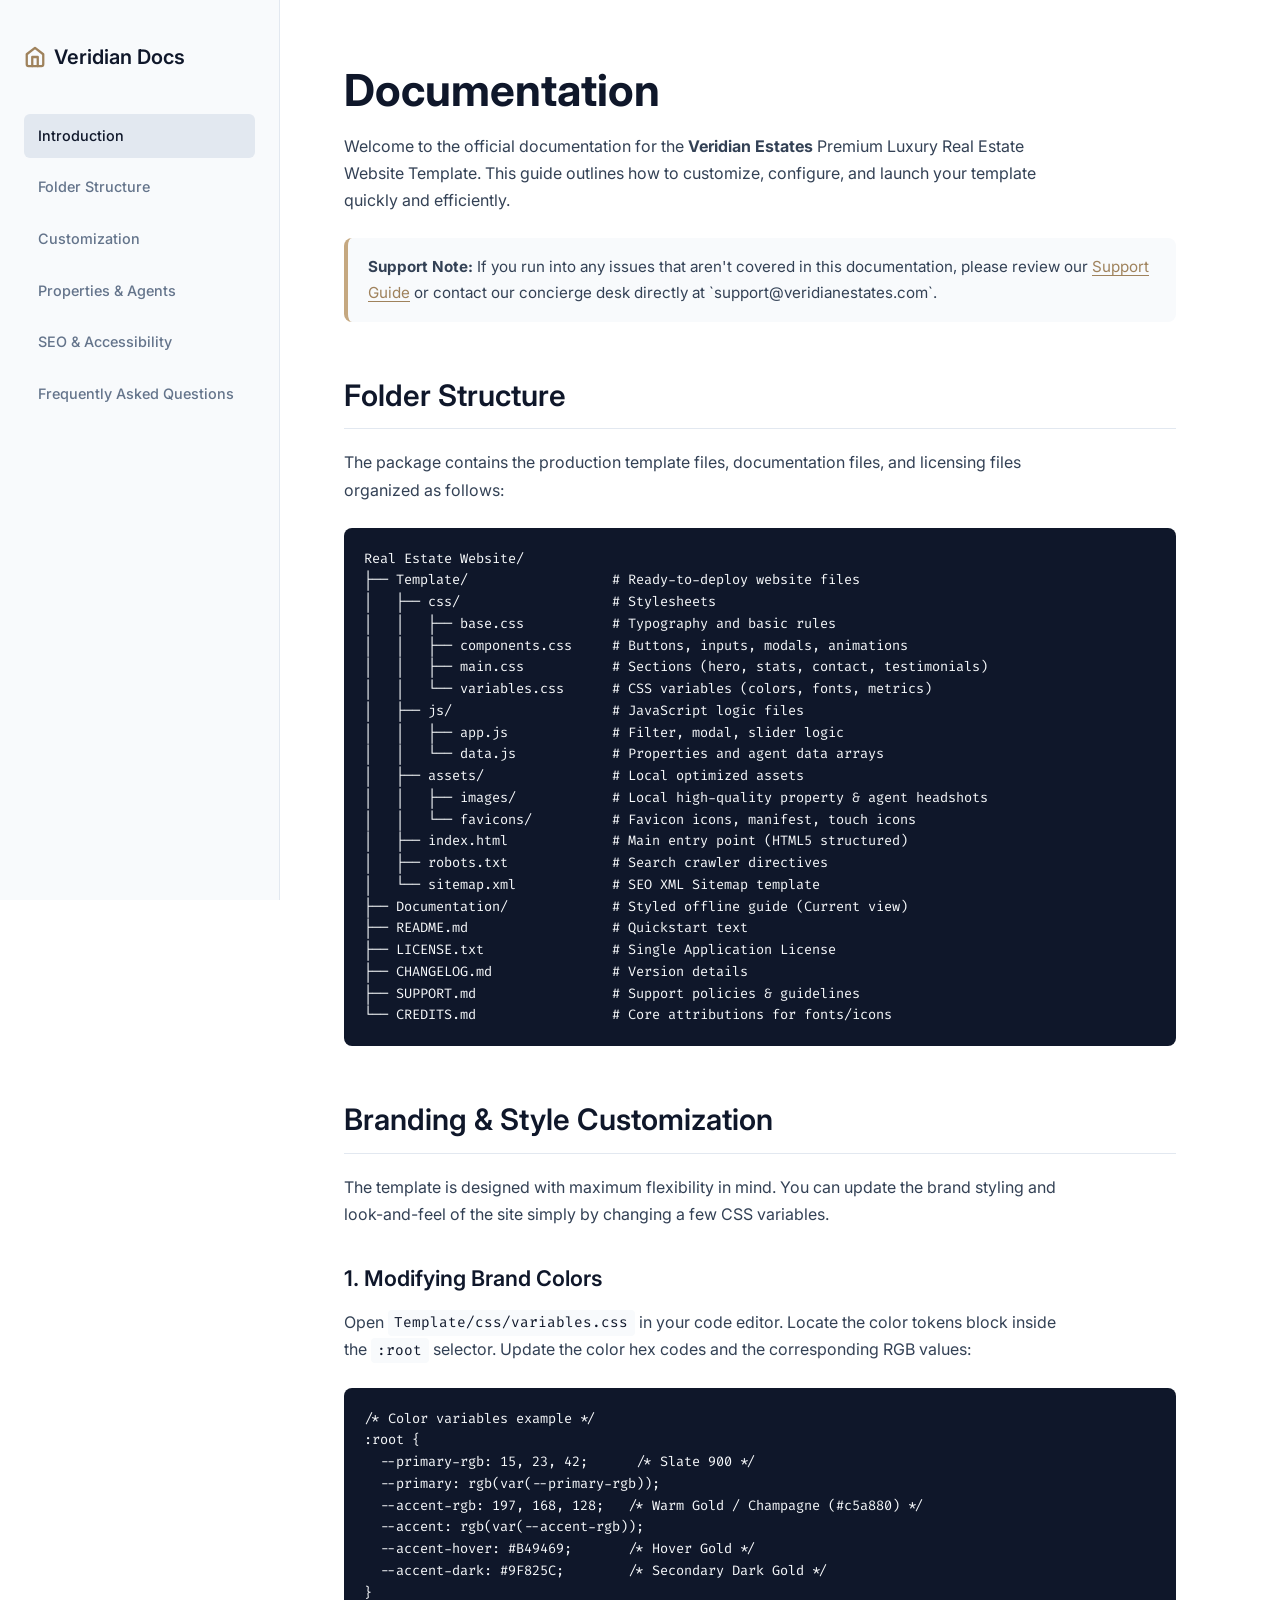
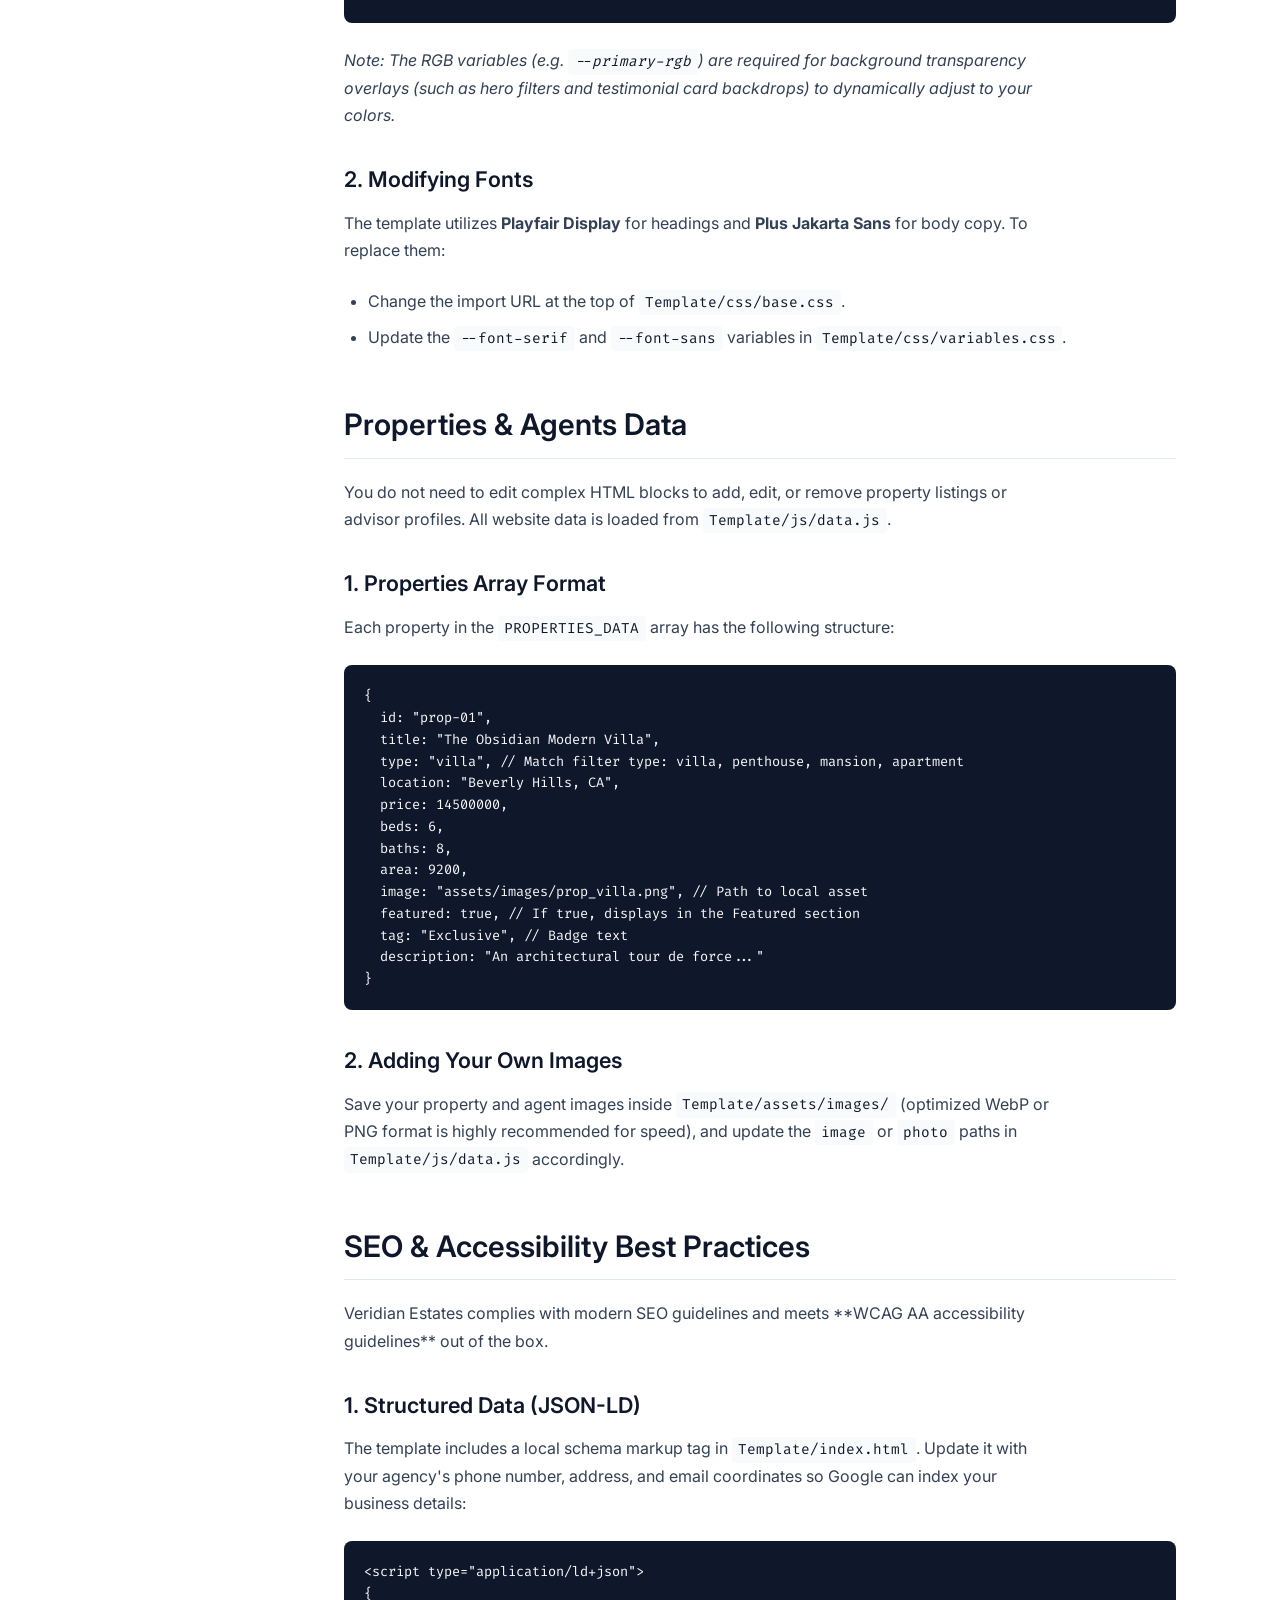
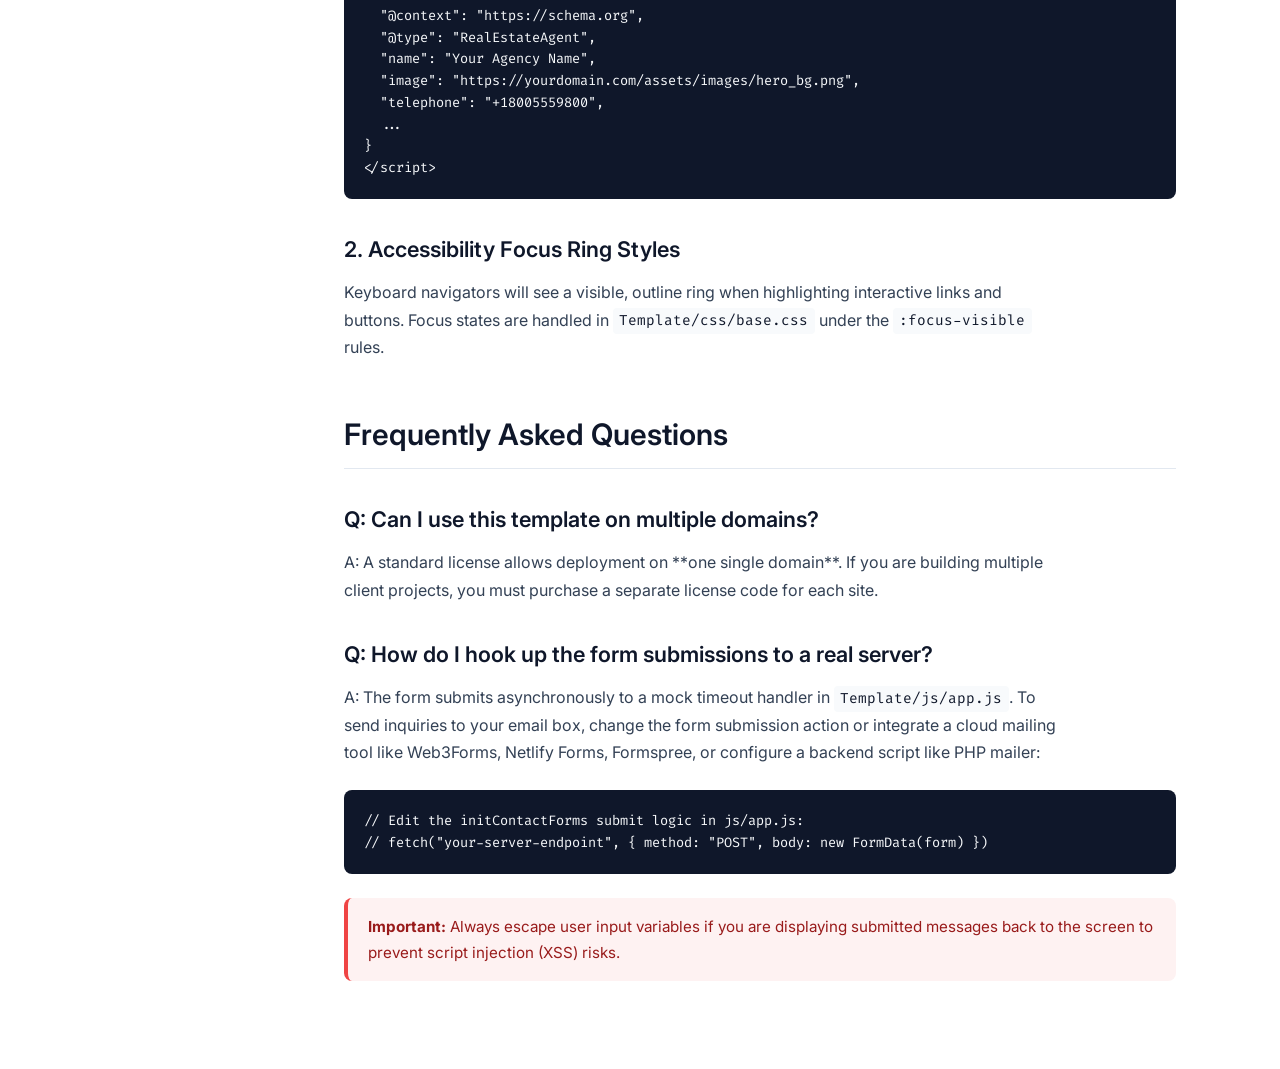
<file: Documentation/index.html>
<!DOCTYPE html>
<html lang="en">
<head>
  <meta charset="UTF-8">
  <meta name="viewport" content="width=device-width, initial-scale=1.0">
  <title>Veridian Estates — Template Documentation</title>
  <link rel="stylesheet" href="css/doc-style.css">
  <link href="https://fonts.googleapis.com/css2?family=Inter:wght@400;500;600;700&family=Fira+Code&display=swap" rel="stylesheet">
</head>
<body>

  <!-- Sidebar Navigation -->
  <aside class="doc-sidebar" aria-label="Documentation Sidebar">
    <div class="doc-brand">
      <h2>
        <svg viewBox="0 0 24 24" width="22" height="22" fill="none" stroke="currentColor" stroke-width="2.5" stroke-linecap="round" stroke-linejoin="round" style="color: var(--accent-dark);">
          <path d="M3 9l9-7 9 7v11a2 2 0 0 1-2 2H5a2 2 0 0 1-2-2z"></path>
          <polyline points="9 22 9 12 15 12 15 22"></polyline>
        </svg>
        <span>Veridian Docs</span>
      </h2>
    </div>
    <nav class="doc-nav" aria-label="Documentation Navigation">
      <a href="#intro" class="doc-nav-item active">Introduction</a>
      <a href="#structure" class="doc-nav-item">Folder Structure</a>
      <a href="#customization" class="doc-nav-item">Customization</a>
      <a href="#data" class="doc-nav-item">Properties & Agents</a>
      <a href="#seo" class="doc-nav-item">SEO & Accessibility</a>
      <a href="#faq" class="doc-nav-item">Frequently Asked Questions</a>
    </nav>
  </aside>

  <!-- Main Content Panel -->
  <main class="doc-main" id="main-content">
    
    <!-- Introduction Section -->
    <section id="intro">
      <h1>Documentation</h1>
      <p>Welcome to the official documentation for the <strong>Veridian Estates</strong> Premium Luxury Real Estate Website Template. This guide outlines how to customize, configure, and launch your template quickly and efficiently.</p>
      
      <div class="alert">
        <strong>Support Note:</strong> If you run into any issues that aren't covered in this documentation, please review our <a href="../SUPPORT.md">Support Guide</a> or contact our concierge desk directly at `support@veridianestates.com`.
      </div>
    </section>

    <!-- Folder Structure Section -->
    <section id="structure">
      <h2>Folder Structure</h2>
      <p>The package contains the production template files, documentation files, and licensing files organized as follows:</p>
      <pre><code>Real Estate Website/
├── Template/                  # Ready-to-deploy website files
│   ├── css/                   # Stylesheets
│   │   ├── base.css           # Typography and basic rules
│   │   ├── components.css     # Buttons, inputs, modals, animations
│   │   ├── main.css           # Sections (hero, stats, contact, testimonials)
│   │   └── variables.css      # CSS variables (colors, fonts, metrics)
│   ├── js/                    # JavaScript logic files
│   │   ├── app.js             # Filter, modal, slider logic
│   │   └── data.js            # Properties and agent data arrays
│   ├── assets/                # Local optimized assets
│   │   ├── images/            # Local high-quality property & agent headshots
│   │   └── favicons/          # Favicon icons, manifest, touch icons
│   ├── index.html             # Main entry point (HTML5 structured)
│   ├── robots.txt             # Search crawler directives
│   └── sitemap.xml            # SEO XML Sitemap template
├── Documentation/             # Styled offline guide (Current view)
├── README.md                  # Quickstart text
├── LICENSE.txt                # Single Application License
├── CHANGELOG.md               # Version details
├── SUPPORT.md                 # Support policies & guidelines
└── CREDITS.md                 # Core attributions for fonts/icons</code></pre>
    </section>

    <!-- Customization Section -->
    <section id="customization">
      <h2>Branding & Style Customization</h2>
      <p>The template is designed with maximum flexibility in mind. You can update the brand styling and look-and-feel of the site simply by changing a few CSS variables.</p>
      
      <h3>1. Modifying Brand Colors</h3>
      <p>Open <code>Template/css/variables.css</code> in your code editor. Locate the color tokens block inside the <code>:root</code> selector. Update the color hex codes and the corresponding RGB values:</p>
      <pre><code>/* Color variables example */
:root {
  --primary-rgb: 15, 23, 42;      /* Slate 900 */
  --primary: rgb(var(--primary-rgb));
  --accent-rgb: 197, 168, 128;   /* Warm Gold / Champagne (#c5a880) */
  --accent: rgb(var(--accent-rgb));
  --accent-hover: #B49469;       /* Hover Gold */
  --accent-dark: #9F825C;        /* Secondary Dark Gold */
}</code></pre>
      <p><em>Note: The RGB variables (e.g. <code>--primary-rgb</code>) are required for background transparency overlays (such as hero filters and testimonial card backdrops) to dynamically adjust to your colors.</em></p>

      <h3>2. Modifying Fonts</h3>
      <p>The template utilizes <strong>Playfair Display</strong> for headings and <strong>Plus Jakarta Sans</strong> for body copy. To replace them:</p>
      <ul>
        <li>Change the import URL at the top of <code>Template/css/base.css</code>.</li>
        <li>Update the <code>--font-serif</code> and <code>--font-sans</code> variables in <code>Template/css/variables.css</code>.</li>
      </ul>
    </section>

    <!-- Data Section -->
    <section id="data">
      <h2>Properties & Agents Data</h2>
      <p>You do not need to edit complex HTML blocks to add, edit, or remove property listings or advisor profiles. All website data is loaded from <code>Template/js/data.js</code>.</p>
      
      <h3>1. Properties Array Format</h3>
      <p>Each property in the <code>PROPERTIES_DATA</code> array has the following structure:</p>
      <pre><code>{
  id: "prop-01",
  title: "The Obsidian Modern Villa",
  type: "villa", // Match filter type: villa, penthouse, mansion, apartment
  location: "Beverly Hills, CA",
  price: 14500000,
  beds: 6,
  baths: 8,
  area: 9200,
  image: "assets/images/prop_villa.png", // Path to local asset
  featured: true, // If true, displays in the Featured section
  tag: "Exclusive", // Badge text
  description: "An architectural tour de force..."
}</code></pre>

      <h3>2. Adding Your Own Images</h3>
      <p>Save your property and agent images inside <code>Template/assets/images/</code> (optimized WebP or PNG format is highly recommended for speed), and update the <code>image</code> or <code>photo</code> paths in <code>Template/js/data.js</code> accordingly.</p>
    </section>

    <!-- SEO & Accessibility Section -->
    <section id="seo">
      <h2>SEO & Accessibility Best Practices</h2>
      <p>Veridian Estates complies with modern SEO guidelines and meets **WCAG AA accessibility guidelines** out of the box.</p>

      <h3>1. Structured Data (JSON-LD)</h3>
      <p>The template includes a local schema markup tag in <code>Template/index.html</code>. Update it with your agency's phone number, address, and email coordinates so Google can index your business details:</p>
      <pre><code>&lt;script type="application/ld+json"&gt;
{
  "@context": "https://schema.org",
  "@type": "RealEstateAgent",
  "name": "Your Agency Name",
  "image": "https://yourdomain.com/assets/images/hero_bg.png",
  "telephone": "+18005559800",
  ...
}
&lt;/script&gt;</code></pre>

      <h3>2. Accessibility Focus Ring Styles</h3>
      <p>Keyboard navigators will see a visible, outline ring when highlighting interactive links and buttons. Focus states are handled in <code>Template/css/base.css</code> under the <code>:focus-visible</code> rules.</p>
    </section>

    <!-- FAQ Section -->
    <section id="faq">
      <h2>Frequently Asked Questions</h2>
      
      <h3>Q: Can I use this template on multiple domains?</h3>
      <p>A: A standard license allows deployment on **one single domain**. If you are building multiple client projects, you must purchase a separate license code for each site.</p>

      <h3>Q: How do I hook up the form submissions to a real server?</h3>
      <p>A: The form submits asynchronously to a mock timeout handler in <code>Template/js/app.js</code>. To send inquiries to your email box, change the form submission action or integrate a cloud mailing tool like Web3Forms, Netlify Forms, Formspree, or configure a backend script like PHP mailer:</p>
      <pre><code>// Edit the initContactForms submit logic in js/app.js:
// fetch("your-server-endpoint", { method: "POST", body: new FormData(form) })</code></pre>

      <div class="alert alert-warning">
        <strong>Important:</strong> Always escape user input variables if you are displaying submitted messages back to the screen to prevent script injection (XSS) risks.
      </div>
    </section>

  </main>

  <!-- Navigation active styling helper -->
  <script>
    document.addEventListener("DOMContentLoaded", () => {
      const navLinks = document.querySelectorAll(".doc-nav-item");
      const sections = document.querySelectorAll("section");

      window.addEventListener("scroll", () => {
        let current = "";
        sections.forEach(section => {
          const sectionTop = section.offsetTop;
          const sectionHeight = section.clientHeight;
          if (pageYOffset >= (sectionTop - 120)) {
            current = section.getAttribute("id");
          }
        });

        navLinks.forEach(link => {
          link.classList.remove("active");
          if (link.getAttribute("href").includes(current)) {
            link.classList.add("active");
          }
        });
      });
    });
  </script>
</body>
</html>
</file>
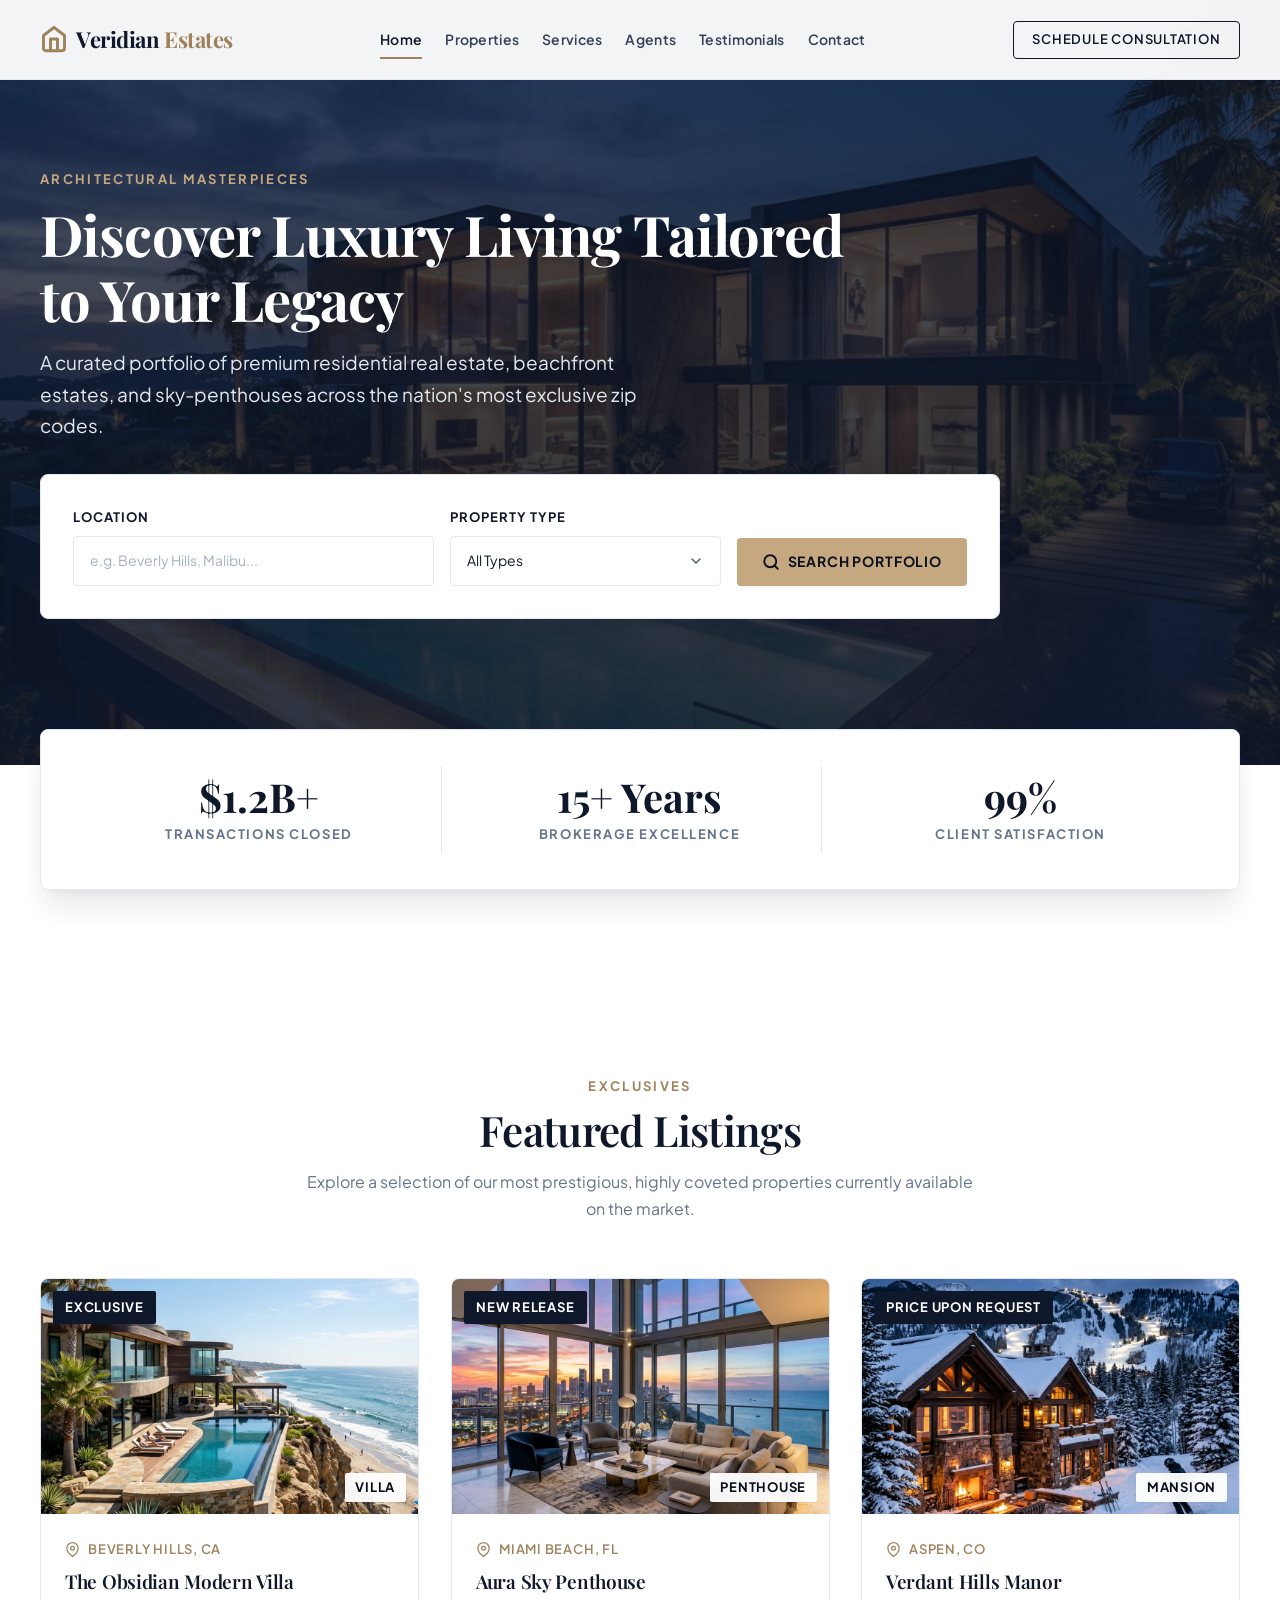
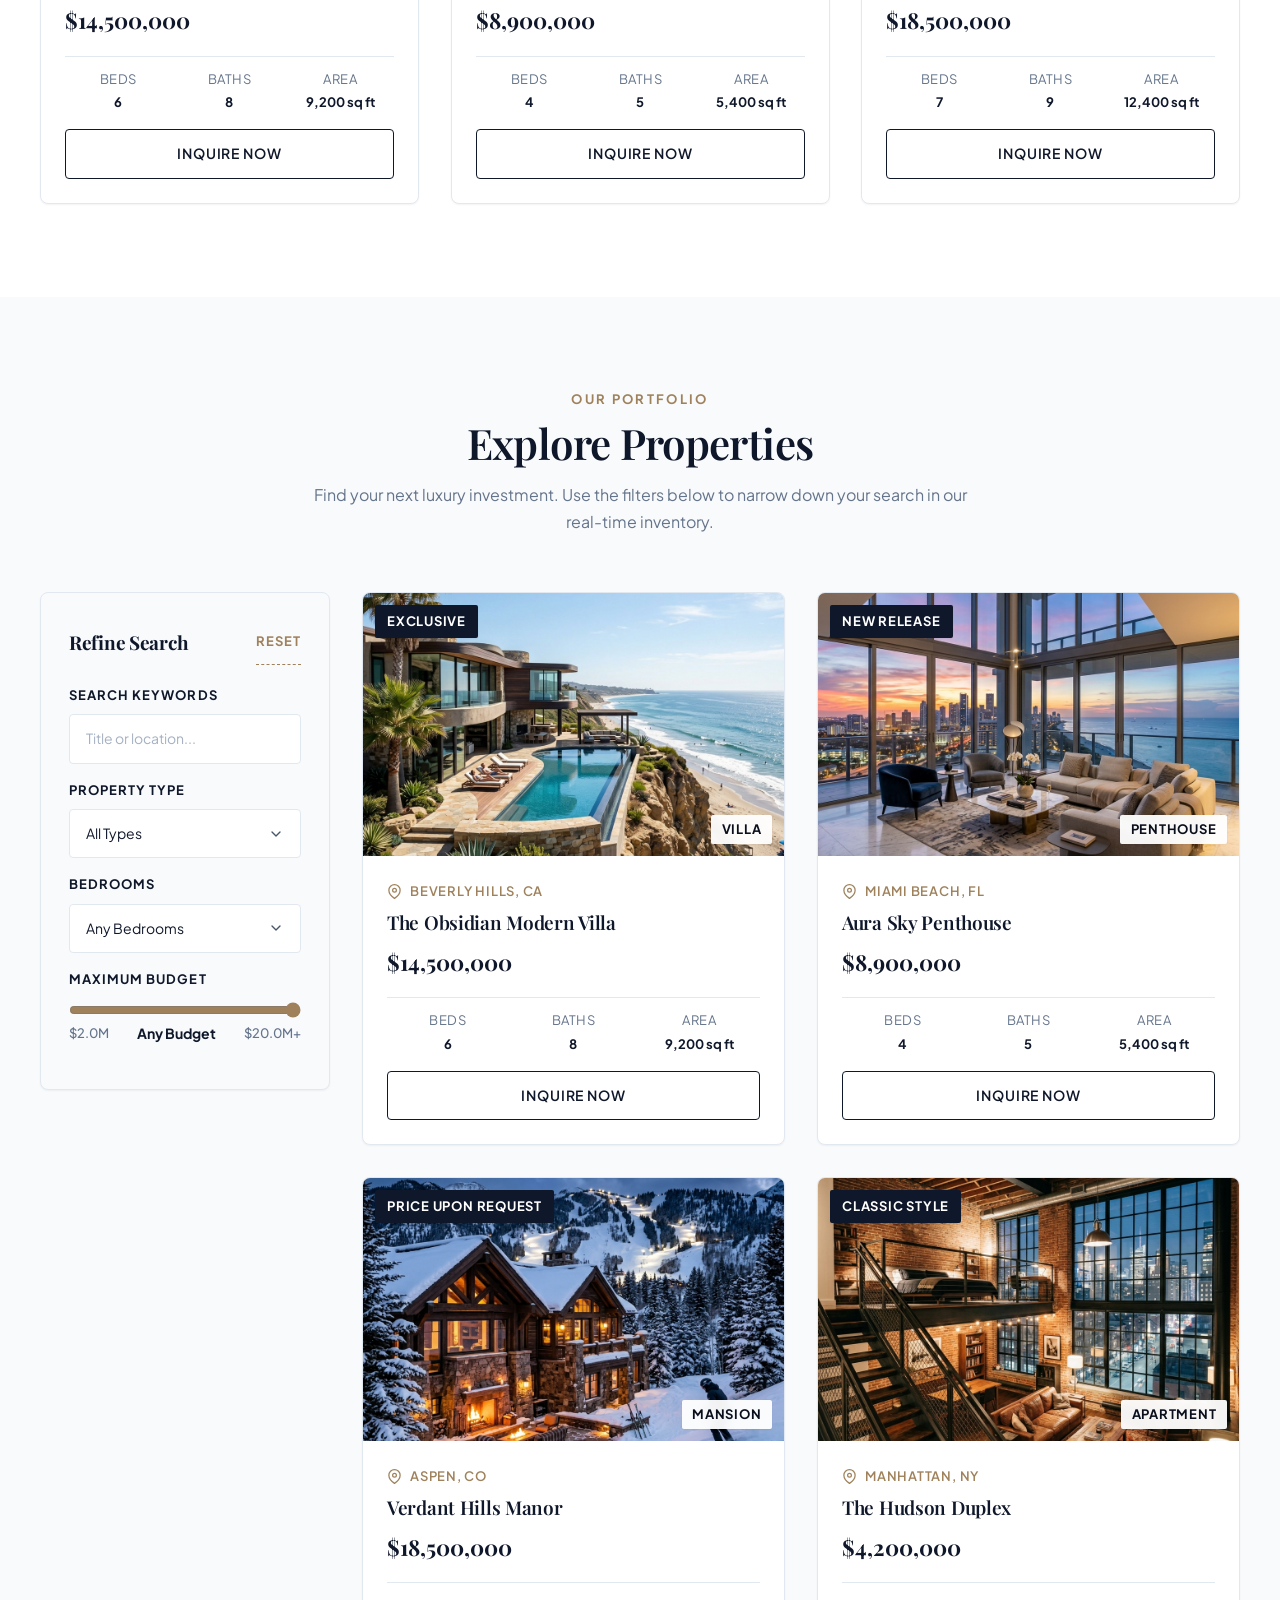
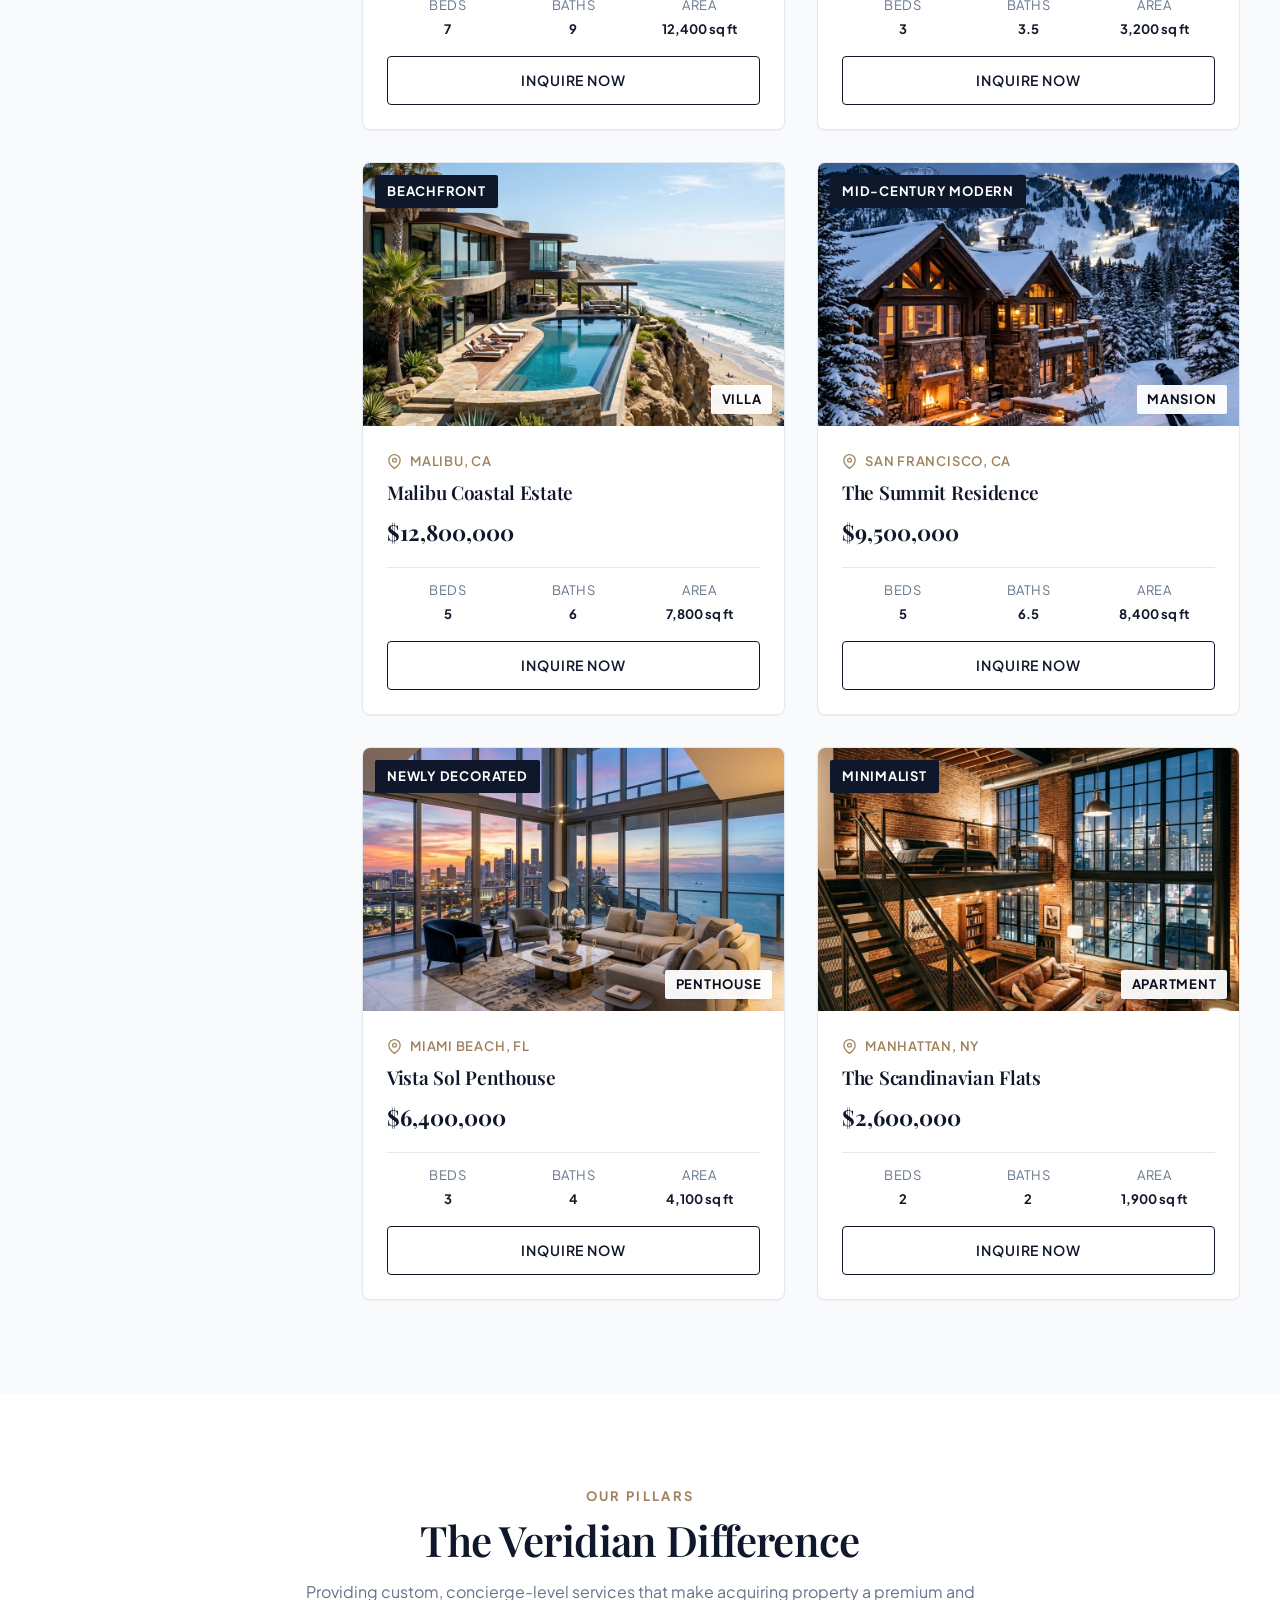
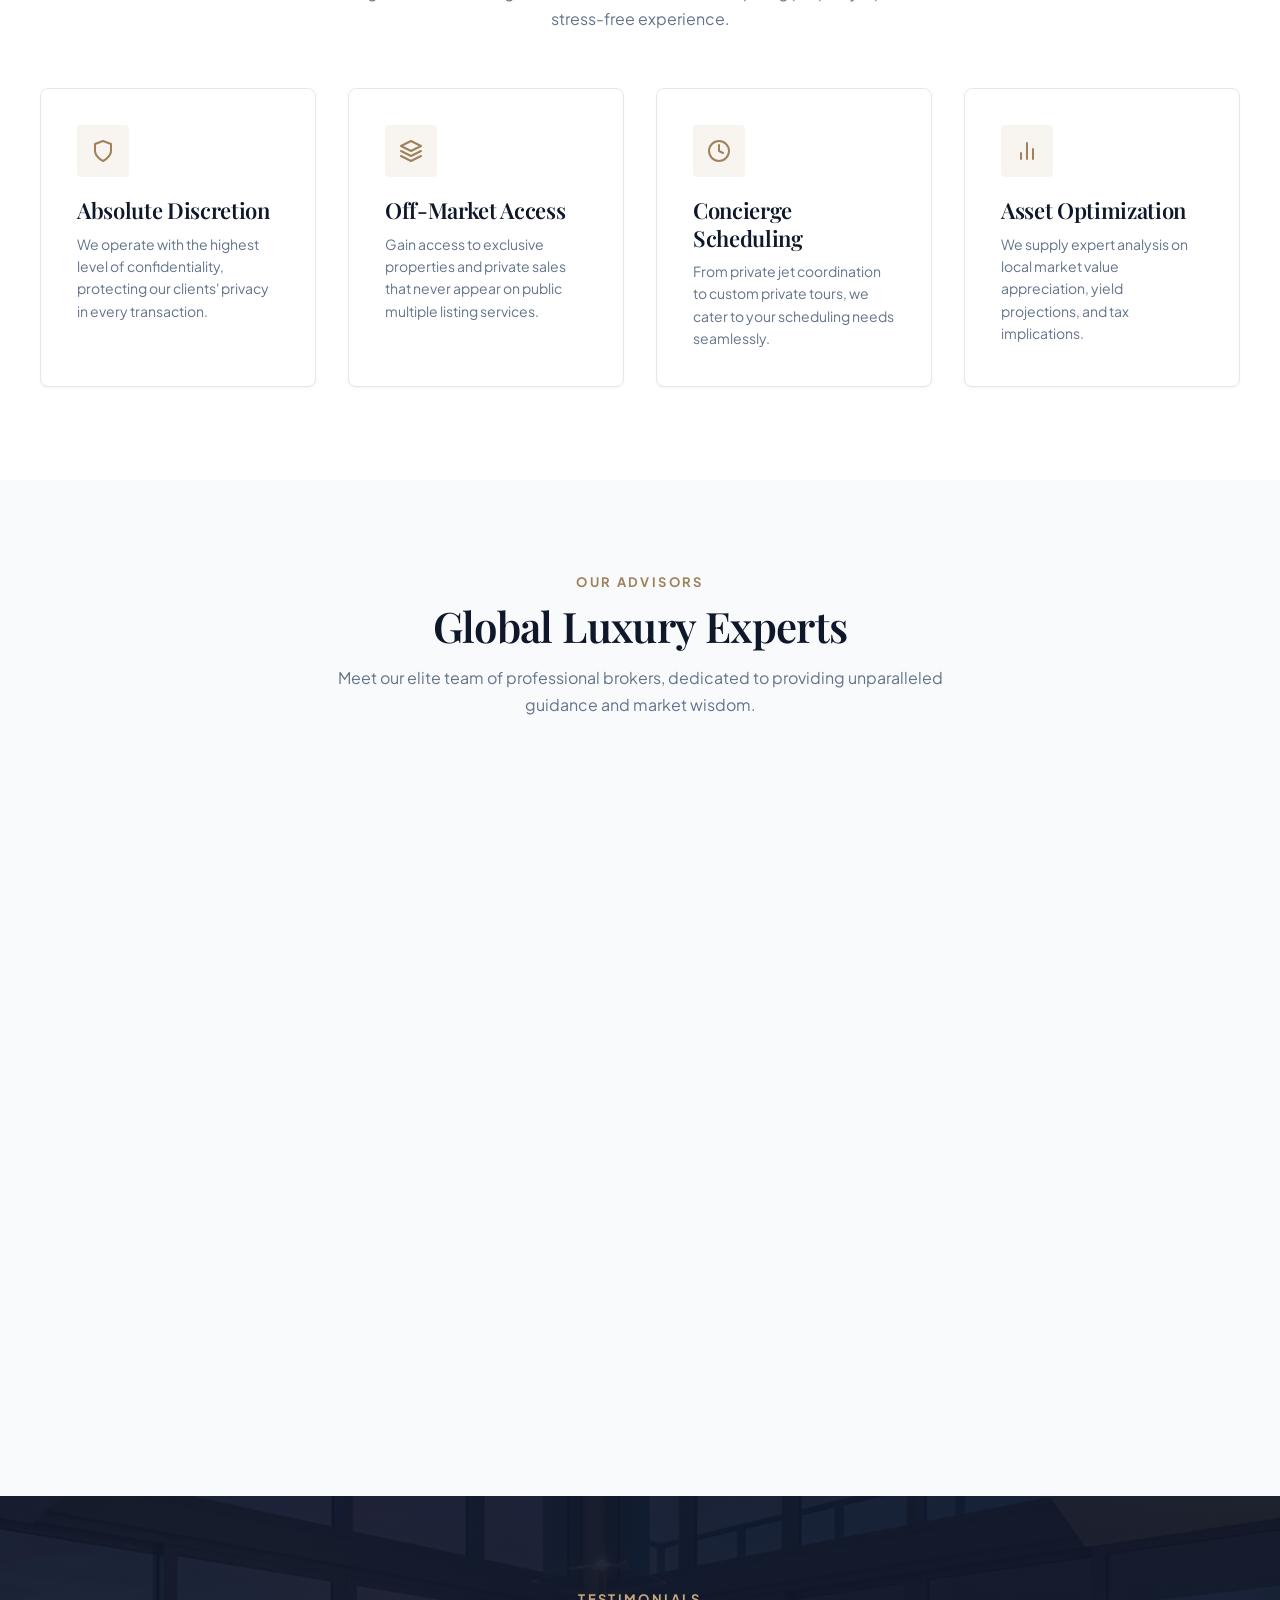
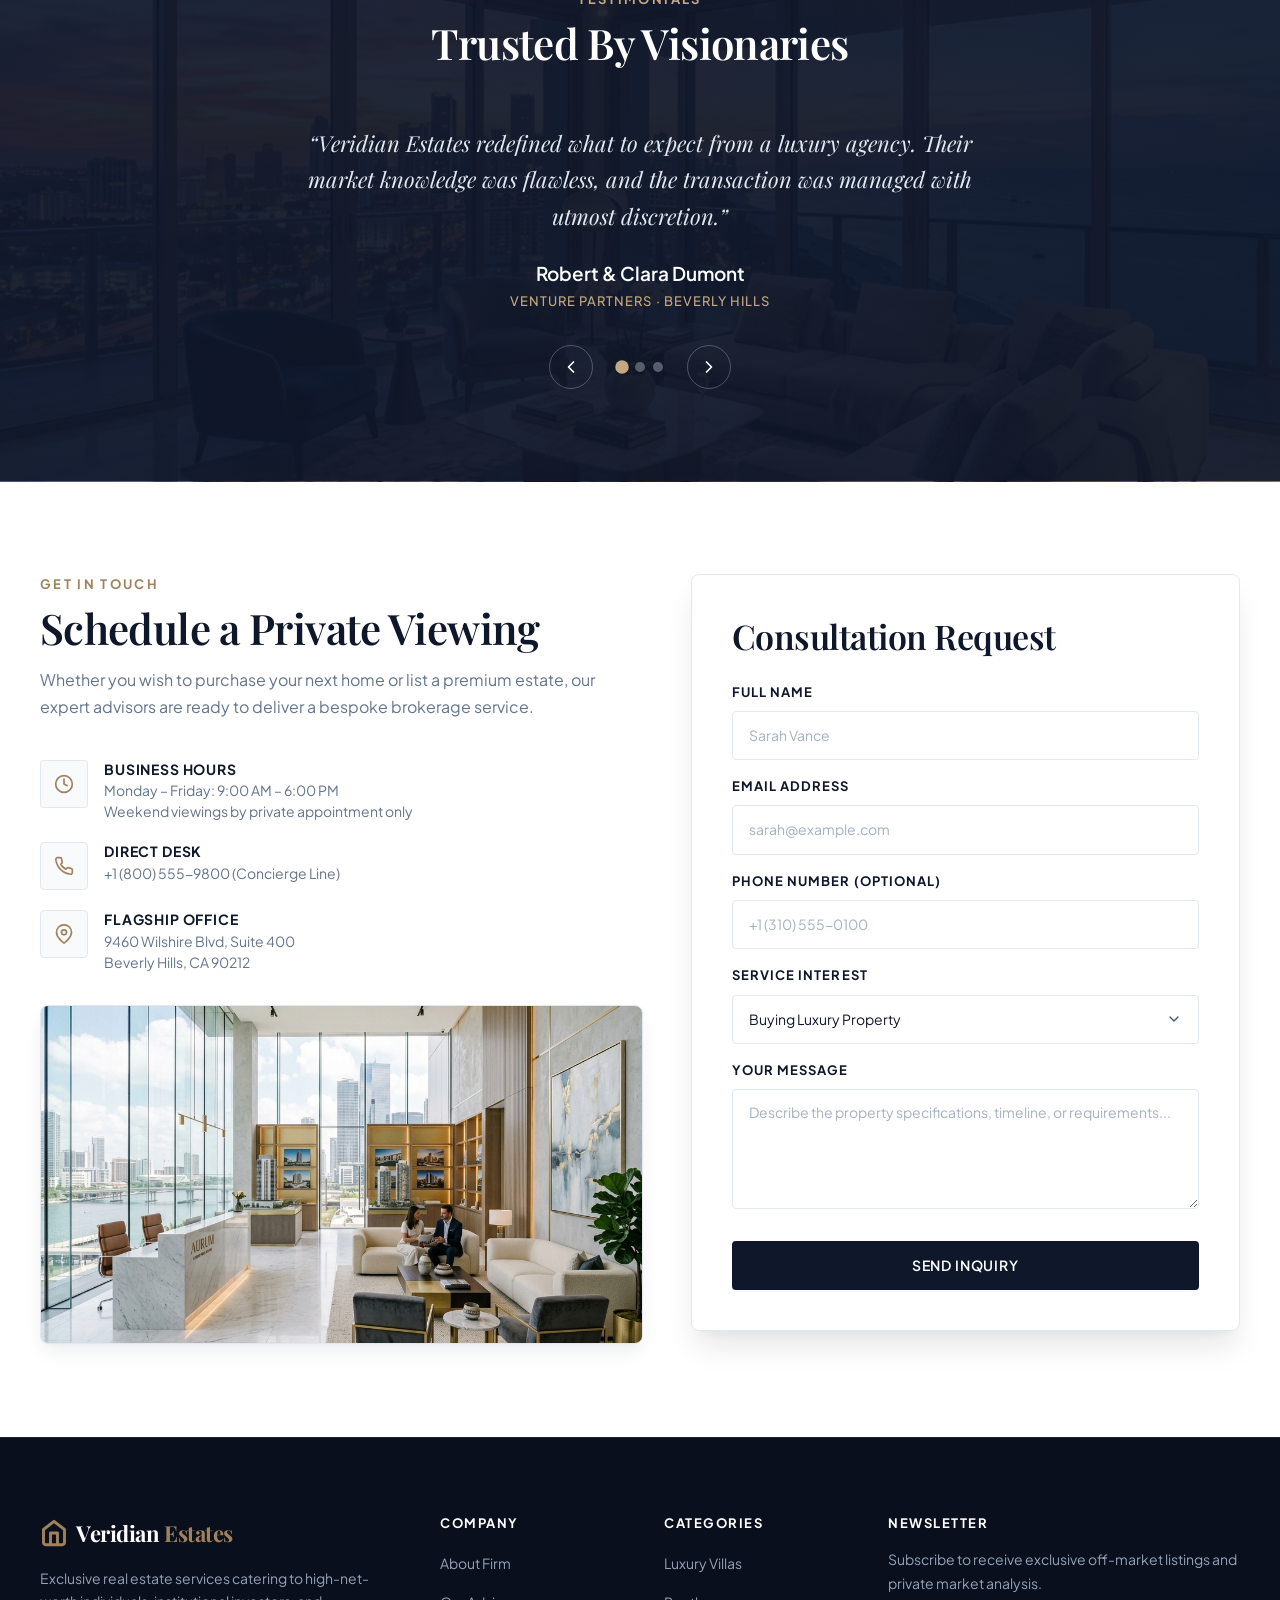
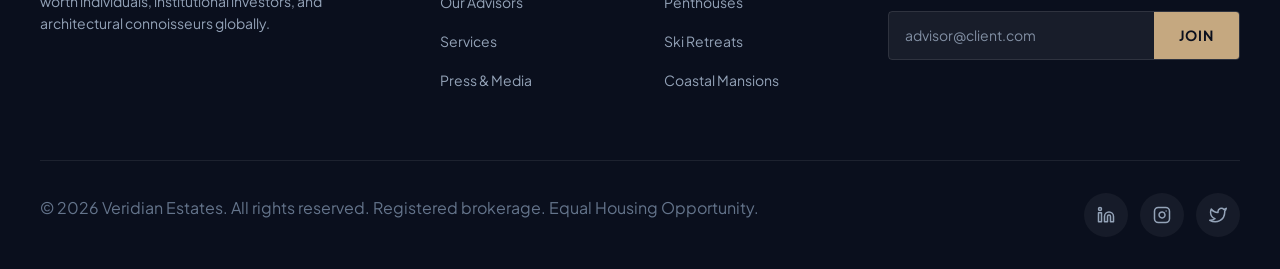
<file: Template/index.html>
<!DOCTYPE html>
<html lang="en">
<head>
  <meta charset="UTF-8">
  <meta name="viewport" content="width=device-width, initial-scale=1.0, viewport-fit=cover">
  
  <!-- SEO Meta Tags -->
  <title>Veridian Estates | Premium Luxury Real Estate Agency</title>
  <meta name="description" content="Discover exquisite villas, contemporary penthouses, and elite mansions with Veridian Estates. Realize your next architectural masterpiece with our bespoke brokerage concierge service.">
  <meta name="keywords" content="luxury real estate, mansions for sale, penthouses, high-end villa, premium estates, real estate broker">
  <meta name="author" content="Veridian Estates">
  <link rel="canonical" href="https://example.com/veridian-estates">
  
  <!-- Open Graph / Social Media -->
  <meta property="og:title" content="Veridian Estates | Premium Luxury Real Estate Agency">
  <meta property="og:description" content="Discover exquisite villas, contemporary penthouses, and elite mansions with Veridian Estates.">
  <meta property="og:type" content="website">
  <meta property="og:image" content="assets/images/hero_bg.png">
  
  <!-- Twitter Cards -->
  <meta name="twitter:card" content="summary_large_image">
  <meta name="twitter:title" content="Veridian Estates | Premium Luxury Real Estate Agency">
  <meta name="twitter:description" content="Discover exquisite villas, contemporary penthouses, and elite mansions with Veridian Estates.">
  <meta name="twitter:image" content="assets/images/hero_bg.png">
  
  <!-- Favicons and Webmanifest -->
  <link rel="icon" type="image/x-icon" href="assets/favicons/favicon.ico">
  <link rel="icon" type="image/png" sizes="32x32" href="assets/favicons/favicon-32x32.png">
  <link rel="icon" type="image/png" sizes="16x16" href="assets/favicons/favicon-16x16.png">
  <link rel="apple-touch-icon" sizes="180x180" href="assets/favicons/apple-touch-icon.png">
  <link rel="manifest" href="assets/favicons/site.webmanifest">
  
  <!-- JSON-LD Structured Data -->
  <script type="application/ld+json">
  {
    "@context": "https://schema.org",
    "@type": "RealEstateAgent",
    "name": "Veridian Estates",
    "image": "assets/images/hero_bg.png",
    "telephone": "+18005559800",
    "email": "concierge@veridianestates.com",
    "address": {
      "@type": "PostalAddress",
      "streetAddress": "9460 Wilshire Blvd, Suite 400",
      "addressLocality": "Beverly Hills",
      "addressRegion": "CA",
      "postalCode": "90212",
      "addressCountry": "US"
    },
    "priceRange": "$$$$"
  }
  </script>

  <!-- Style Sheets -->
  <link rel="stylesheet" href="css/variables.css">
  <link rel="stylesheet" href="css/base.css">
  <link rel="stylesheet" href="css/components.css">
  <link rel="stylesheet" href="css/main.css">
</head>
<body>

  <!-- Skip Link for Keyboard Accessibility -->
  <a href="#main-content" class="skip-link">Skip to main content</a>

  <!-- Mobile Backdrop Overlay -->
  <div id="nav-backdrop" class="nav-backdrop" aria-hidden="true"></div>

  <!-- Header Section -->
  <header class="header">
    <div class="container navbar">
      <a href="#" class="logo" aria-label="Veridian Estates Home">
        <svg viewBox="0 0 24 24" width="28" height="28" fill="none" stroke="currentColor" stroke-width="2.5" stroke-linecap="round" stroke-linejoin="round" aria-hidden="true">
          <path d="M3 9l9-7 9 7v11a2 2 0 0 1-2 2H5a2 2 0 0 1-2-2z"></path>
          <polyline points="9 22 9 12 15 12 15 22"></polyline>
        </svg>
        <span>Veridian <span class="logo-accent">Estates</span></span>
      </a>

      <!-- Navigation Links Element -->
      <nav id="nav-links" class="nav-links" aria-label="Main Navigation">
        <a href="#hero-section" class="active">Home</a>
        <a href="#listings-section">Properties</a>
        <a href="#services-section">Services</a>
        <a href="#agents-section">Agents</a>
        <a href="#testimonials-section">Testimonials</a>
        <a href="#contact-section">Contact</a>
        <a href="#contact-section" class="btn btn-primary btn-full nav-mobile-cta">Schedule Consultation</a>
      </nav>

      <!-- CTA Nav Button and Mobile Hamburger Menu -->
      <div class="nav-actions">
        <a href="#contact-section" class="btn btn-secondary btn-sm btn-desktop-cta">Schedule Consultation</a>
        <button id="menu-toggle" class="menu-toggle" aria-label="Toggle navigation menu" aria-expanded="false" aria-controls="nav-links">
          <span></span>
          <span></span>
          <span></span>
        </button>
      </div>
    </div>
  </header>

  <!-- Main Body Content -->
  <main id="main-content">

    <!-- Hero Section -->
    <section id="hero-section" class="hero" aria-labelledby="hero-title">
      <div class="container">
        <div class="hero-content reveal">
          <span class="hero-tagline">Architectural Masterpieces</span>
          <h1 id="hero-title" class="hero-title">Discover Luxury Living Tailored to Your Legacy</h1>
          <p class="hero-text">A curated portfolio of premium residential real estate, beachfront estates, and sky-penthouses across the nation's most exclusive zip codes.</p>
        </div>

        <!-- Quick Filter Search bar widget -->
        <div class="hero-search-widget reveal reveal-delay-1">
          <div class="form-group mb-0">
            <label for="hero-search-input" class="form-label">Location</label>
            <input type="text" id="hero-search-input" class="form-input" placeholder="e.g. Beverly Hills, Malibu...">
          </div>
          
          <div class="form-group mb-0">
            <label for="hero-type-select" class="form-label">Property Type</label>
            <select id="hero-type-select" class="form-select">
              <option value="">All Types</option>
              <option value="villa">Villa</option>
              <option value="penthouse">Penthouse</option>
              <option value="mansion">Mansion</option>
              <option value="apartment">Apartment</option>
            </select>
          </div>

          <button id="hero-search-btn" class="btn btn-accent btn-full" type="button">
            <svg viewBox="0 0 24 24" width="18" height="18" fill="none" stroke="currentColor" stroke-width="2.5" stroke-linecap="round" stroke-linejoin="round" class="btn-icon" aria-hidden="true">
              <circle cx="11" cy="11" r="8"></circle>
              <line x1="21" y1="21" x2="16.65" y2="16.65"></line>
            </svg>
            Search Portfolio
          </button>
        </div>
      </div>
    </section>

    <!-- Stats Banner -->
    <section class="section stats-section pt-0" aria-label="Company Statistics">
      <div class="container">
        <div class="stats-bar reveal reveal-delay-2">
          <div class="stats-grid">
            <div class="stat-item">
              <span class="stat-number">$1.2B+</span>
              <span class="stat-label">Transactions Closed</span>
            </div>
            <div class="stat-item">
              <span class="stat-number">15+ Years</span>
              <span class="stat-label">Brokerage Excellence</span>
            </div>
            <div class="stat-item">
              <span class="stat-number">99%</span>
              <span class="stat-label">Client Satisfaction</span>
            </div>
          </div>
        </div>
      </div>
    </section>

    <!-- Featured Properties Section -->
    <section id="featured-section" class="section" aria-labelledby="featured-title">
      <div class="container">
        <div class="section-header reveal">
          <span class="section-subtitle">Exclusives</span>
          <h2 id="featured-title" class="section-title">Featured Listings</h2>
          <p>Explore a selection of our most prestigious, highly coveted properties currently available on the market.</p>
        </div>
        
        <div id="featured-properties-grid" class="featured-properties-grid">
          <!-- Dynamically populated via JS -->
        </div>
      </div>
    </section>

    <!-- Property Catalog / listings section with sidebar filters -->
    <section id="listings-section" class="section section-offset" aria-labelledby="listings-title">
      <div class="container">
        <div class="section-header reveal">
          <span class="section-subtitle">Our Portfolio</span>
          <h2 id="listings-title" class="section-title">Explore Properties</h2>
          <p>Find your next luxury investment. Use the filters below to narrow down your search in our real-time inventory.</p>
        </div>

        <div class="catalog-layout">
          <!-- Sidebar Filters -->
          <aside class="filter-panel reveal" aria-label="Filters Panel">
            <div class="filter-panel-title">
              <h3 class="filter-panel-headline">Refine Search</h3>
              <button id="btn-reset-filters" class="btn-text-link" type="button">Reset</button>
            </div>

            <!-- Form group inputs -->
            <div class="form-group">
              <label for="search-input" class="form-label">Search Keywords</label>
              <input type="text" id="search-input" class="form-input" placeholder="Title or location...">
            </div>

            <div class="form-group">
              <label for="type-select" class="form-label">Property Type</label>
              <select id="type-select" class="form-select">
                <option value="">All Types</option>
                <option value="villa">Villa</option>
                <option value="penthouse">Penthouse</option>
                <option value="mansion">Mansion</option>
                <option value="apartment">Apartment</option>
              </select>
            </div>

            <div class="form-group">
              <label for="beds-select" class="form-label">Bedrooms</label>
              <select id="beds-select" class="form-select">
                <option value="">Any Bedrooms</option>
                <option value="2">2 Bedrooms</option>
                <option value="3">3 Bedrooms</option>
                <option value="4+">4+ Bedrooms</option>
                <option value="6+">6+ Bedrooms</option>
              </select>
            </div>

            <div class="form-group">
              <label for="price-range" class="form-label">Maximum Budget</label>
              <div class="price-range-wrapper">
                <input type="range" id="price-range" class="price-slider-input" min="2000000" max="20000000" step="50000" value="20000000" aria-label="Filter properties by maximum price">
                <div class="price-slider-info">
                  <span>$2.0M</span>
                  <span id="price-value" class="price-slider-value">Any Budget</span>
                  <span>$20.0M+</span>
                </div>
              </div>
            </div>
          </aside>

          <!-- Listings Results Grid -->
          <div id="all-properties-grid" class="properties-grid" aria-live="polite">
            <!-- Dynamically populated via JS -->
          </div>
        </div>
      </div>
    </section>

    <!-- Why Choose Us Section -->
    <section id="services-section" class="section" aria-labelledby="services-title">
      <div class="container">
        <div class="section-header reveal">
          <span class="section-subtitle">Our Pillars</span>
          <h2 id="services-title" class="section-title">The Veridian Difference</h2>
          <p>Providing custom, concierge-level services that make acquiring property a premium and stress-free experience.</p>
        </div>

        <div class="services-grid">
          <!-- Pillar 1 -->
          <article class="service-item reveal">
            <div class="service-icon-wrap">
              <svg viewBox="0 0 24 24" width="24" height="24" fill="none" stroke="currentColor" stroke-width="2" stroke-linecap="round" stroke-linejoin="round" aria-hidden="true">
                <path d="M12 22s8-4 8-10V5l-8-3-8 3v7c0 6 8 10 8 10z"></path>
              </svg>
            </div>
            <h3 class="service-title">Absolute Discretion</h3>
            <p class="service-desc">We operate with the highest level of confidentiality, protecting our clients' privacy in every transaction.</p>
          </article>
          
          <!-- Pillar 2 -->
          <article class="service-item reveal reveal-delay-1">
            <div class="service-icon-wrap">
              <svg viewBox="0 0 24 24" width="24" height="24" fill="none" stroke="currentColor" stroke-width="2" stroke-linecap="round" stroke-linejoin="round" aria-hidden="true">
                <polygon points="12 2 2 7 12 12 22 7 12 2"></polygon>
                <polyline points="2 17 12 22 22 17"></polyline>
                <polyline points="2 12 12 17 22 12"></polyline>
              </svg>
            </div>
            <h3 class="service-title">Off-Market Access</h3>
            <p class="service-desc">Gain access to exclusive properties and private sales that never appear on public multiple listing services.</p>
          </article>
          
          <!-- Pillar 3 -->
          <article class="service-item reveal reveal-delay-2">
            <div class="service-icon-wrap">
              <svg viewBox="0 0 24 24" width="24" height="24" fill="none" stroke="currentColor" stroke-width="2" stroke-linecap="round" stroke-linejoin="round" aria-hidden="true">
                <circle cx="12" cy="12" r="10"></circle>
                <polyline points="12 6 12 12 16 14"></polyline>
              </svg>
            </div>
            <h3 class="service-title">Concierge Scheduling</h3>
            <p class="service-desc">From private jet coordination to custom private tours, we cater to your scheduling needs seamlessly.</p>
          </article>

          <!-- Pillar 4 -->
          <article class="service-item reveal reveal-delay-3">
            <div class="service-icon-wrap">
              <svg viewBox="0 0 24 24" width="24" height="24" fill="none" stroke="currentColor" stroke-width="2" stroke-linecap="round" stroke-linejoin="round" aria-hidden="true">
                <line x1="18" y1="20" x2="18" y2="10"></line>
                <line x1="12" y1="20" x2="12" y2="4"></line>
                <line x1="6" y1="20" x2="6" y2="14"></line>
              </svg>
            </div>
            <h3 class="service-title">Asset Optimization</h3>
            <p class="service-desc">We supply expert analysis on local market value appreciation, yield projections, and tax implications.</p>
          </article>
        </div>
      </div>
    </section>

    <!-- Agent Profiles Section -->
    <section id="agents-section" class="section section-offset" aria-labelledby="agents-title">
      <div class="container">
        <div class="section-header reveal">
          <span class="section-subtitle">Our Advisors</span>
          <h2 id="agents-title" class="section-title">Global Luxury Experts</h2>
          <p>Meet our elite team of professional brokers, dedicated to providing unparalleled guidance and market wisdom.</p>
        </div>

        <div id="agents-grid" class="agents-grid">
          <!-- Dynamically populated via JS -->
        </div>
      </div>
    </section>

    <!-- Testimonials Slider Section -->
    <section id="testimonials-section" class="section testimonials-section" aria-labelledby="testimonials-title">
      <div class="container">
        <div class="section-header reveal">
          <span class="section-subtitle">Testimonials</span>
          <h2 id="testimonials-title" class="section-title">Trusted By Visionaries</h2>
        </div>

        <div class="testimonials-slider reveal reveal-delay-1">
          <!-- Slider contents -->
          <div id="testimonials-slider-content" class="testimonials-slider-content" aria-live="polite">
            <!-- Dynamically populated via JS -->
          </div>

          <!-- Slider Controls -->
          <div class="slider-controls">
            <button id="testimonial-prev" class="slider-arrow" aria-label="Previous Testimonial" type="button">
              <svg viewBox="0 0 24 24" width="20" height="20" fill="none" stroke="currentColor" stroke-width="2" stroke-linecap="round" stroke-linejoin="round" aria-hidden="true">
                <polyline points="15 18 9 12 15 6"></polyline>
              </svg>
            </button>
            <div id="testimonial-indicators" class="slider-indicators" role="tablist" aria-label="Testimonial slides">
              <!-- Indicators dot injected via JS -->
            </div>
            <button id="testimonial-next" class="slider-arrow" aria-label="Next Testimonial" type="button">
              <svg viewBox="0 0 24 24" width="20" height="20" fill="none" stroke="currentColor" stroke-width="2" stroke-linecap="round" stroke-linejoin="round" aria-hidden="true">
                <polyline points="9 18 15 12 9 6"></polyline>
              </svg>
            </button>
          </div>
        </div>
      </div>
    </section>

    <!-- Contact & Consultation Split Section -->
    <section id="contact-section" class="section" aria-labelledby="contact-title">
      <div class="container">
        <div class="contact-split-layout">
          <!-- Left Info Column -->
          <div class="contact-info-panel reveal">
            <div class="contact-intro">
              <span class="section-subtitle">Get In Touch</span>
              <h2 id="contact-title" class="section-title">Schedule a Private Viewing</h2>
              <p>Whether you wish to purchase your next home or list a premium estate, our expert advisors are ready to deliver a bespoke brokerage service.</p>
            </div>

            <!-- Contact particulars list -->
            <div class="contact-details-list">
              <!-- Item 1 -->
              <div class="contact-detail-item">
                <div class="contact-icon-box" aria-hidden="true">
                  <svg viewBox="0 0 24 24" width="20" height="20" fill="none" stroke="currentColor" stroke-width="2" stroke-linecap="round" stroke-linejoin="round">
                    <circle cx="12" cy="12" r="10"></circle>
                    <polyline points="12 6 12 12 16 14"></polyline>
                  </svg>
                </div>
                <div class="contact-detail-content">
                  <h4>Business Hours</h4>
                  <p>Monday – Friday: 9:00 AM – 6:00 PM</p>
                  <p>Weekend viewings by private appointment only</p>
                </div>
              </div>

              <!-- Item 2 -->
              <div class="contact-detail-item">
                <div class="contact-icon-box" aria-hidden="true">
                  <svg viewBox="0 0 24 24" width="20" height="20" fill="none" stroke="currentColor" stroke-width="2" stroke-linecap="round" stroke-linejoin="round">
                    <path d="M22 16.92v3a2 2 0 0 1-2.18 2 19.79 19.79 0 0 1-8.63-3.07 19.5 19.5 0 0 1-6-6 19.79 19.79 0 0 1-3.07-8.67A2 2 0 0 1 4.11 2h3a2 2 0 0 1 2 1.72 12.84 12.84 0 0 0 .7 2.81 2 2 0 0 1-.45 2.11L8.09 9.91a16 16 0 0 0 6 6l1.27-1.27a2 2 0 0 1 2.11-.45 12.84 12.84 0 0 0 2.81.7A2 2 0 0 1 22 16.92z"></path>
                  </svg>
                </div>
                <div class="contact-detail-content">
                  <h4>Direct Desk</h4>
                  <p><a href="tel:+18005559800">+1 (800) 555-9800</a> (Concierge Line)</p>
                </div>
              </div>

              <!-- Item 3 -->
              <div class="contact-detail-item">
                <div class="contact-icon-box" aria-hidden="true">
                  <svg viewBox="0 0 24 24" width="20" height="20" fill="none" stroke="currentColor" stroke-width="2" stroke-linecap="round" stroke-linejoin="round">
                    <path d="M21 10c0 7-9 13-9 13s-9-6-9-13a9 9 0 0 1 18 0z"></path>
                    <circle cx="12" cy="10" r="3"></circle>
                  </svg>
                </div>
                <div class="contact-detail-content">
                  <h4>Flagship Office</h4>
                  <p>9460 Wilshire Blvd, Suite 400</p>
                  <p>Beverly Hills, CA 90212</p>
                </div>
              </div>
            </div>

            <!-- Beverly Hills Office Showcase -->
            <div class="contact-image-wrap">
              <img src="assets/images/office.png" alt="Veridian Estates Flagship Showroom in Beverly Hills" loading="lazy" width="800" height="450">
            </div>
          </div>

          <!-- Right Form Column -->
          <div class="form-card reveal reveal-delay-1">
            <h3 class="form-card-title">Consultation Request</h3>
            
            <form class="inquiry-form-element" novalidate>
              <div class="form-group">
                <label for="contact-name" class="form-label">Full Name</label>
                <input type="text" id="contact-name" name="name" class="form-input" placeholder="Sarah Vance" required>
              </div>

              <div class="form-group">
                <label for="contact-email" class="form-label">Email Address</label>
                <input type="email" id="contact-email" name="email" class="form-input" placeholder="sarah@example.com" required>
              </div>

              <div class="form-group">
                <label for="contact-phone" class="form-label">Phone Number (Optional)</label>
                <input type="tel" id="contact-phone" name="phone" class="form-input" placeholder="+1 (310) 555-0100">
              </div>

              <div class="form-group">
                <label for="contact-interest" class="form-label">Service Interest</label>
                <select id="contact-interest" name="interest" class="form-select">
                  <option value="buy">Buying Luxury Property</option>
                  <option value="sell">Selling Luxury Asset</option>
                  <option value="concierge">Private Concierge Request</option>
                  <option value="investment">Commercial Investment</option>
                </select>
              </div>

              <div class="form-group">
                <label for="contact-message" class="form-label">Your Message</label>
                <textarea id="contact-message" name="message" class="form-textarea" placeholder="Describe the property specifications, timeline, or requirements..." required></textarea>
              </div>

              <button type="submit" class="btn btn-primary btn-full mt-4">Send Inquiry</button>
            </form>
          </div>
        </div>
      </div>
    </section>
  </main>

  <!-- Footer Section -->
  <footer class="footer">
    <div class="container footer-top">
      <!-- Footer Brand Info -->
      <div class="footer-brand">
        <a href="#" class="logo" aria-label="Veridian Estates Home">
          <svg viewBox="0 0 24 24" width="24" height="24" fill="none" stroke="currentColor" stroke-width="2.5" stroke-linecap="round" stroke-linejoin="round" aria-hidden="true">
            <path d="M3 9l9-7 9 7v11a2 2 0 0 1-2 2H5a2 2 0 0 1-2-2z"></path>
            <polyline points="9 22 9 12 15 12 15 22"></polyline>
          </svg>
          <span>Veridian <span class="logo-accent">Estates</span></span>
        </a>
        <p class="footer-brand-text">Exclusive real estate services catering to high-net-worth individuals, institutional investors, and architectural connoisseurs globally.</p>
      </div>

      <!-- Quick Links -->
      <div>
        <h4 class="footer-column-title">Company</h4>
        <ul class="footer-links-list">
          <li><a href="#hero-section">About Firm</a></li>
          <li><a href="#agents-section">Our Advisors</a></li>
          <li><a href="#services-section">Services</a></li>
          <li><a href="#contact-section">Press &amp; Media</a></li>
        </ul>
      </div>

      <!-- Categories Links -->
      <div>
        <h4 class="footer-column-title">Categories</h4>
        <ul class="footer-links-list">
          <li><a href="#listings-section">Luxury Villas</a></li>
          <li><a href="#listings-section">Penthouses</a></li>
          <li><a href="#listings-section">Ski Retreats</a></li>
          <li><a href="#listings-section">Coastal Mansions</a></li>
        </ul>
      </div>

      <!-- Newsletter subscription form -->
      <div>
        <h4 class="footer-column-title">Newsletter</h4>
        <div class="newsletter-form">
          <p class="newsletter-text">Subscribe to receive exclusive off-market listings and private market analysis.</p>
          <form class="newsletter-input-group" novalidate>
            <label for="newsletter-email" class="sr-only">Newsletter Email Address</label>
            <input type="email" id="newsletter-email" class="form-input" placeholder="advisor@client.com" required>
            <button type="submit" class="btn btn-accent">Join</button>
          </form>
        </div>
      </div>
    </div>

    <!-- Footer base credits -->
    <div class="container footer-bottom">
      <p>&copy; 2026 Veridian Estates. All rights reserved. Registered brokerage. Equal Housing Opportunity.</p>
      
      <!-- Social networks links icons -->
      <div class="footer-socials">
        <a href="#" class="footer-social-link" aria-label="LinkedIn Profile">
          <svg viewBox="0 0 24 24" width="18" height="18" fill="none" stroke="currentColor" stroke-width="2" stroke-linecap="round" stroke-linejoin="round" aria-hidden="true">
            <path d="M16 8a6 6 0 0 1 6 6v7h-4v-7a2 2 0 0 0-2-2 2 2 0 0 0-2 2v7h-4v-7a6 6 0 0 1 6-6z"></path>
            <rect x="2" y="9" width="4" height="12"></rect>
            <circle cx="4" cy="4" r="2"></circle>
          </svg>
        </a>
        <a href="#" class="footer-social-link" aria-label="Instagram Showcase">
          <svg viewBox="0 0 24 24" width="18" height="18" fill="none" stroke="currentColor" stroke-width="2" stroke-linecap="round" stroke-linejoin="round" aria-hidden="true">
            <rect x="2" y="2" width="20" height="20" rx="5" ry="5"></rect>
            <path d="M16 11.37A4 4 0 1 1 12.63 8 4 4 0 0 1 16 11.37z"></path>
            <line x1="17.5" y1="6.5" x2="17.51" y2="6.5"></line>
          </svg>
        </a>
        <a href="#" class="footer-social-link" aria-label="Twitter News">
          <svg viewBox="0 0 24 24" width="18" height="18" fill="none" stroke="currentColor" stroke-width="2" stroke-linecap="round" stroke-linejoin="round" aria-hidden="true">
            <path d="M23 3a10.9 10.9 0 0 1-3.14 1.53 4.48 4.48 0 0 0-7.86 3v1A10.66 10.66 0 0 1 3 4s-4 9 5 13a11.64 11.64 0 0 1-7 2c9 5 20 0 20-11.5a4.5 4.5 0 0 0-.08-.83A7.72 7.72 0 0 0 23 3z"></path>
          </svg>
        </a>
      </div>
    </div>
  </footer>

  <!-- Property Inquiry Floating Dialog Modal Component -->
  <div id="inquiry-modal" class="modal-backdrop" role="dialog" aria-modal="true" aria-labelledby="modal-headline">
    <div class="modal-container">
      <div class="modal-header">
        <h3 id="modal-headline" class="modal-title">Property Inquiry</h3>
        <button id="modal-close" class="modal-close" aria-label="Close modal dialog">&times;</button>
      </div>

      <div class="modal-body">
        <form class="inquiry-form-element" novalidate>
          <div class="form-group">
            <label for="modal-property" class="form-label">Selected Property</label>
            <input type="text" id="modal-property" name="property" class="form-input" readonly>
          </div>

          <div class="form-group">
            <label for="modal-name" class="form-label">Your Full Name</label>
            <input type="text" id="modal-name" name="name" class="form-input" placeholder="John Doe" required>
          </div>

          <div class="form-group">
            <label for="modal-email" class="form-label">Your Email Address</label>
            <input type="email" id="modal-email" name="email" class="form-input" placeholder="john@example.com" required>
          </div>

          <div class="form-group">
            <label for="modal-phone" class="form-label">Your Phone Number (Optional)</label>
            <input type="tel" id="modal-phone" name="phone" class="form-input" placeholder="+1 (310) 555-0100">
          </div>

          <div class="form-group">
            <label for="modal-message" class="form-label">Message for Brokerage</label>
            <textarea id="modal-message" name="message" class="form-textarea" placeholder="I would like to schedule a private viewing or receive full disclosure documents for this property." required></textarea>
          </div>

          <button type="submit" class="btn btn-primary btn-full mt-4">Submit Inquiry</button>
        </form>
      </div>
    </div>
  </div>

  <!-- JavaScript Modules -->
  <script src="js/data.js"></script>
  <script src="js/app.js"></script>
</body>
</html>
</file>
<file: Documentation/css/doc-style.css>
/* ==========================================================
   Documentation/css/doc-style.css — Responsive Documentation Theme
   ========================================================== */

:root {
  --primary: #0F172A;
  --primary-light: #1E293B;
  --accent: #C5A880;
  --accent-dark: #9F825C;
  --text: #334155;
  --text-light: #64748B;
  --bg: #FFFFFF;
  --bg-sidebar: #F8FAFC;
  --border: #E2E8F0;
  --font-sans: 'Inter', system-ui, -apple-system, BlinkMacSystemFont, 'Segoe UI', Roboto, sans-serif;
  --font-mono: 'Fira Code', ui-monospace, SFMono-Regular, Menlo, Monaco, Consolas, monospace;
}

*, *::before, *::after {
  box-sizing: border-box;
  margin: 0;
  padding: 0;
  min-width: 0;
}

html {
  font-size: 16px;
  scroll-behavior: smooth;
  scroll-padding-top: 2rem;
  -webkit-text-size-adjust: 100%;
}

body {
  font-family: var(--font-sans);
  color: var(--text);
  background-color: var(--bg);
  line-height: 1.7;
  display: flex;
  min-height: 100vh;
  min-height: 100dvh;
  overflow-x: hidden;
}

/* Layout */
.doc-sidebar {
  width: 280px;
  background-color: var(--bg-sidebar);
  border-right: 1px solid var(--border);
  padding: 2.5rem 1.5rem;
  position: fixed;
  top: 0;
  left: 0;
  height: 100vh;
  overflow-y: auto;
  -webkit-overflow-scrolling: touch;
  z-index: 100;
}

.doc-main {
  margin-left: 280px;
  flex: 1;
  padding: clamp(2rem, 5vw, 4rem) clamp(1.5rem, 5vw, 4rem);
  max-width: 960px;
  width: 100%;
}

/* Sidebar Branding & Nav Links */
.doc-brand {
  margin-bottom: 2.5rem;
}

.doc-brand h2 {
  font-size: 1.25rem;
  color: var(--primary);
  display: flex;
  align-items: center;
  gap: 0.5rem;
  margin-top: 0;
  border-bottom: none;
  padding-bottom: 0;
}

.doc-nav {
  display: flex;
  flex-direction: column;
  gap: 0.5rem;
}

.doc-nav-item {
  color: var(--text-light);
  text-decoration: none;
  font-size: 0.9rem;
  font-weight: 500;
  padding: 0.6rem 0.85rem;
  border-radius: 6px;
  transition: color 0.15s ease, background-color 0.15s ease;
  display: block;
}

.doc-nav-item:hover,
.doc-nav-item.active {
  color: var(--primary);
  background-color: var(--border);
}

/* Typography */
h1 {
  font-size: clamp(2rem, 4vw, 2.75rem);
  color: var(--primary);
  margin-bottom: 1rem;
  line-height: 1.2;
  font-weight: 700;
  overflow-wrap: break-word;
}

h2 {
  font-size: clamp(1.5rem, 3vw, 1.85rem);
  color: var(--primary);
  margin-top: 3rem;
  margin-bottom: 1.25rem;
  padding-bottom: 0.5rem;
  border-bottom: 1px solid var(--border);
  font-weight: 600;
  overflow-wrap: break-word;
}

h3 {
  font-size: clamp(1.15rem, 2vw, 1.35rem);
  color: var(--primary);
  margin-top: 2rem;
  margin-bottom: 0.75rem;
  font-weight: 600;
  overflow-wrap: break-word;
}

p {
  margin-bottom: 1.5rem;
  max-width: 72ch;
  overflow-wrap: break-word;
}

ul, ol {
  margin-bottom: 1.5rem;
  padding-left: 1.5rem;
}

li {
  margin-bottom: 0.5rem;
}

a {
  color: var(--accent-dark);
  text-decoration: underline;
  text-underline-offset: 3px;
}

a:hover {
  color: var(--primary);
}

/* Code highlight */
pre {
  background-color: var(--primary);
  color: #F8FAFC;
  padding: 1.25rem;
  border-radius: 8px;
  overflow-x: auto;
  -webkit-overflow-scrolling: touch;
  font-family: var(--font-mono);
  font-size: 0.85rem;
  line-height: 1.6;
  margin-bottom: 1.5rem;
  max-width: 100%;
}

code {
  font-family: var(--font-mono);
  background-color: var(--bg-sidebar);
  color: var(--primary);
  padding: 0.2rem 0.4rem;
  border-radius: 4px;
  font-size: 0.9em;
}

pre code {
  background-color: transparent;
  color: inherit;
  padding: 0;
  font-size: inherit;
}

/* Alert Boxes */
.alert {
  padding: 1rem 1.25rem;
  border-radius: 8px;
  border-left: 4px solid var(--accent);
  background-color: var(--bg-sidebar);
  margin-bottom: 1.5rem;
  font-size: 0.95rem;
  max-width: 100%;
}

.alert-warning {
  border-left-color: #EF4444;
  background-color: #FEF2F2;
  color: #991B1B;
}

/* Responsive Table */
table {
  width: 100%;
  border-collapse: collapse;
  margin-bottom: 1.5rem;
  font-size: 0.9rem;
  display: table;
  overflow-x: auto;
}

th, td {
  padding: 0.75rem 1rem;
  text-align: left;
  border-bottom: 1px solid var(--border);
}

th {
  background-color: var(--bg-sidebar);
  color: var(--primary);
  font-weight: 600;
}

/* Responsive Media Queries */
@media (max-width: 820px) {
  body {
    flex-direction: column;
  }
  
  .doc-sidebar {
    width: 100%;
    height: auto;
    position: relative;
    padding: 1.5rem;
    border-right: none;
    border-bottom: 1px solid var(--border);
  }
  
  .doc-main {
    margin-left: 0;
    padding: 2rem 1.25rem;
    max-width: 100%;
  }

  .doc-nav {
    flex-direction: row;
    flex-wrap: wrap;
    gap: 0.35rem;
  }

  .doc-nav-item {
    font-size: 0.85rem;
    padding: 0.4rem 0.65rem;
  }
}
</file>
<file: Template/css/variables.css>
/* ==========================================================
   css/variables.css — Design Tokens & Fluid Responsive Scale
   ========================================================== */

:root {
  /* Brand Palette (Sophisticated Slate & Champagne Gold) */
  --primary-rgb: 15, 23, 42;          /* Slate 900 */
  --primary: rgb(var(--primary-rgb));
  --primary-light: #1E293B;          /* Slate 800 */
  --primary-dark: #0A0F1D;           /* Deep Charcoal Slate */
  
  --accent-rgb: 197, 168, 128;       /* Warm Champagne Gold (#C5A880) */
  --accent: rgb(var(--accent-rgb));
  --accent-light: #DFCEB7;
  --accent-dark: #9F825C;
  --accent-hover: #B49469;
  --accent-subtle: rgba(var(--accent-rgb), 0.12);
  --accent-glow: rgba(var(--accent-rgb), 0.25);
  
  --text-rgb: 51, 65, 85;            /* Slate 700 */
  --text: rgb(var(--text-rgb));
  --text-light: #64748B;             /* Slate 500 */
  --text-dark: #0F172A;              /* Slate 900 */
  --text-muted: #94A3B8;             /* Slate 400 */
  
  --bg-rgb: 255, 255, 255;
  --bg: rgb(var(--bg-rgb));
  --bg-offset: #F8FAFC;              /* Slate 50 */
  --bg-card: #FFFFFF;
  --bg-overlay: rgba(15, 23, 42, 0.75);
  --border-color: #E2E8F0;           /* Slate 200 */
  --border-light: #F1F5F9;           /* Slate 100 */
  
  --success-rgb: 16, 185, 129;       /* Emerald 500 */
  --success: rgb(var(--success-rgb));
  --error-rgb: 239, 68, 68;          /* Red 500 */
  --error: rgb(var(--error-rgb));
  
  /* Typography Families */
  --font-serif: 'Playfair Display', Georgia, Cambria, 'Times New Roman', serif;
  --font-sans: 'Plus Jakarta Sans', system-ui, -apple-system, BlinkMacSystemFont, 'Segoe UI', Roboto, Helvetica, Arial, sans-serif;
  
  /* Fluid Typography Scale (Smooth mathematical interpolation between 320px and 1440px viewports) */
  --fs-xs: clamp(0.75rem, 0.72rem + 0.15vw, 0.8125rem);       /* 12px -> 13px */
  --fs-sm: clamp(0.8125rem, 0.78rem + 0.2vw, 0.875rem);       /* 13px -> 14px */
  --fs-base: clamp(0.9375rem, 0.9rem + 0.25vw, 1rem);         /* 15px -> 16px */
  --fs-md: clamp(1.0625rem, 1rem + 0.35vw, 1.1875rem);        /* 17px -> 19px */
  --fs-lg: clamp(1.1875rem, 1.08rem + 0.55vw, 1.375rem);      /* 19px -> 22px */
  --fs-xl: clamp(1.375rem, 1.22rem + 0.8vw, 1.625rem);        /* 22px -> 26px */
  --fs-2xl: clamp(1.5rem, 1.35rem + 1.2vw, 2.125rem);         /* 24px -> 34px */
  --fs-3xl: clamp(1.75rem, 1.5rem + 1.8vw, 2.625rem);         /* 28px -> 42px */
  --fs-4xl: clamp(2rem, 1.65rem + 2.6vw, 3.5rem);             /* 32px -> 56px */
  --fs-5xl: clamp(2.5rem, 2rem + 3.8vw, 4.5rem);              /* 40px -> 72px */
  
  /* Font Weights */
  --fw-light: 300;
  --fw-normal: 400;
  --fw-medium: 500;
  --fw-semibold: 600;
  --fw-bold: 700;
  
  /* Layout, Fluid Containers & Spacing System */
  --container-max-width: 1280px;
  --container-narrow: 960px;
  --space-container-pad: clamp(1rem, 3.5vw, 2.5rem);
  --space-section: clamp(3rem, 6vw + 1rem, 7rem);
  
  --space-1: 0.25rem;
  --space-2: 0.5rem;
  --space-3: 0.75rem;
  --space-4: 1rem;
  --space-5: 1.25rem;
  --space-6: 1.5rem;
  --space-8: 2rem;
  --space-10: 2.5rem;
  --space-12: 3rem;
  --space-16: 4rem;
  --space-20: 5rem;
  
  /* Accessibility & Usability (Touch Targets & Header System) */
  --min-touch-target: 44px;
  --header-height: 80px;
  --header-height-mobile: 72px;
  --header-height-fluid: clamp(72px, 2vw + 64px, 80px);
  
  /* Safe Area Insets for iOS & Edge Devices */
  --sat: env(safe-area-inset-top, 0px);
  --sab: env(safe-area-inset-bottom, 0px);
  --sal: env(safe-area-inset-left, 0px);
  --sar: env(safe-area-inset-right, 0px);
  
  /* Border Radius System */
  --radius-xs: 2px;
  --radius-sm: 4px;
  --radius-md: 8px;
  --radius-lg: 12px;
  --radius-xl: 16px;
  --radius-2xl: 24px;
  --radius-full: 9999px;
  
  /* Elevation Shadows & Glassmorphism */
  --shadow-sm: 0 1px 2px 0 rgba(15, 23, 42, 0.05);
  --shadow-md: 0 4px 6px -1px rgba(15, 23, 42, 0.07), 0 2px 4px -2px rgba(15, 23, 42, 0.04);
  --shadow-lg: 0 10px 20px -3px rgba(15, 23, 42, 0.08), 0 4px 8px -4px rgba(15, 23, 42, 0.04);
  --shadow-xl: 0 20px 30px -5px rgba(15, 23, 42, 0.1), 0 8px 12px -6px rgba(15, 23, 42, 0.05);
  --shadow-2xl: 0 25px 50px -12px rgba(15, 23, 42, 0.25);
  --shadow-glow: 0 0 25px rgba(var(--accent-rgb), 0.35);
  --shadow-inset: inset 0 2px 4px 0 rgba(0, 0, 0, 0.06);
  
  /* Z-Index Hierarchy */
  --z-base: 1;
  --z-dropdown: 50;
  --z-sticky: 100;
  --z-header: 500;
  --z-backdrop: 900;
  --z-drawer: 950;
  --z-modal: 1000;
  --z-toast: 2000;
  
  /* Transitions & Easing */
  --transition-fast: 0.15s cubic-bezier(0.4, 0, 0.2, 1);
  --transition-normal: 0.25s cubic-bezier(0.4, 0, 0.2, 1);
  --transition-slow: 0.4s cubic-bezier(0.4, 0, 0.2, 1);
  --transition-bounce: 0.5s cubic-bezier(0.34, 1.56, 0.64, 1);
}
</file>
<file: Template/css/base.css>
/* ==========================================================
   css/base.css — Typography, Core Resets & Global System
   ========================================================== */

@import url('https://fonts.googleapis.com/css2?family=Playfair+Display:ital,wght@0,400;0,500;0,600;0,700;1,400&family=Plus+Jakarta+Sans:wght@300;400;500;600;700&display=swap');

/* Universal Resets */
*, *::before, *::after {
  box-sizing: border-box;
  margin: 0;
  padding: 0;
  min-width: 0; /* Prevents flex and grid items from overflowing parent containers */
}

html {
  font-size: 16px;
  scroll-behavior: smooth;
  scroll-padding-top: calc(var(--header-height-fluid) + 1rem);
  -webkit-text-size-adjust: 100%;
  text-size-adjust: 100%;
}

body {
  font-family: var(--font-sans);
  font-size: var(--fs-base);
  line-height: 1.65;
  color: var(--text);
  background-color: var(--bg);
  -webkit-font-smoothing: antialiased;
  -moz-osx-font-smoothing: grayscale;
  overflow-x: hidden;
  position: relative;
  width: 100%;
  min-height: 100vh;
  min-height: 100dvh;
}

/* Typography Hierarchy */
h1, h2, h3, h4, h5, h6 {
  font-family: var(--font-serif);
  color: var(--text-dark);
  font-weight: var(--fw-semibold);
  line-height: 1.2;
  margin-bottom: var(--space-4);
  letter-spacing: -0.015em;
  overflow-wrap: break-word;
  word-wrap: break-word;
}

h1 {
  font-size: var(--fs-4xl);
  font-weight: var(--fw-bold);
  line-height: 1.15;
}

h2 {
  font-size: var(--fs-3xl);
  line-height: 1.2;
}

h3 {
  font-size: var(--fs-2xl);
  line-height: 1.25;
}

h4 {
  font-size: var(--fs-xl);
  line-height: 1.3;
}

h5 {
  font-size: var(--fs-lg);
}

h6 {
  font-size: var(--fs-md);
}

p {
  margin-bottom: var(--space-4);
  color: var(--text-light);
  font-size: var(--fs-base);
  line-height: 1.7;
  max-width: 72ch;
  overflow-wrap: break-word;
  word-wrap: break-word;
}

a {
  color: inherit;
  text-decoration: none;
  transition: color var(--transition-fast), border-color var(--transition-fast), opacity var(--transition-fast);
}

/* Media Resets */
img, picture, svg, video, canvas {
  max-width: 100%;
  height: auto;
  display: block;
}

/* Form Controls Baseline */
button, input, textarea, select {
  font-family: inherit;
  font-size: inherit;
  color: inherit;
  line-height: inherit;
  background: none;
  border: none;
}

button {
  cursor: pointer;
  touch-action: manipulation;
}

ul, ol {
  list-style: none;
}

/* Global Content Containers */
.container {
  width: min(100% - (2 * var(--space-container-pad)), var(--container-max-width));
  margin-inline: auto;
}

.container-narrow {
  width: min(100% - (2 * var(--space-container-pad)), var(--container-narrow));
  margin-inline: auto;
}

/* Fluid Section Spacing */
.section {
  padding-top: var(--space-section);
  padding-bottom: var(--space-section);
  position: relative;
}

.section-offset {
  background-color: var(--bg-offset);
}

.pt-0 {
  padding-top: 0 !important;
}

.mb-0 {
  margin-bottom: 0 !important;
}

.mt-4 {
  margin-top: var(--space-4) !important;
}

.section-header {
  text-align: center;
  max-width: 680px;
  margin-inline: auto;
  margin-bottom: clamp(2rem, 5vw, 3.5rem);
}

.section-header p {
  margin-inline: auto;
}

.section-subtitle {
  font-family: var(--font-sans);
  text-transform: uppercase;
  font-size: var(--fs-xs);
  font-weight: var(--fw-bold);
  letter-spacing: 0.18em;
  color: var(--accent-dark);
  margin-bottom: var(--space-2);
  display: block;
}

.section-title {
  font-size: var(--fs-3xl);
  margin-bottom: var(--space-3);
}

/* Visually Hidden Helper (WCAG AA Accessibility) */
.sr-only {
  position: absolute !important;
  width: 1px !important;
  height: 1px !important;
  padding: 0 !important;
  margin: -1px !important;
  overflow: hidden !important;
  clip: rect(0, 0, 0, 0) !important;
  white-space: nowrap !important;
  border: 0 !important;
}

/* Skip to Content for Keyboard Users */
.skip-link {
  position: absolute;
  top: -120px;
  left: 50%;
  transform: translateX(-50%);
  background-color: var(--primary);
  color: #FFFFFF;
  padding: 0.75rem 1.5rem;
  z-index: var(--z-toast);
  font-weight: var(--fw-semibold);
  font-size: var(--fs-sm);
  border-radius: 0 0 var(--radius-md) var(--radius-md);
  box-shadow: var(--shadow-xl);
  transition: top var(--transition-fast);
}

.skip-link:focus {
  top: 1rem;
  outline: 2px solid var(--accent);
  outline-offset: 2px;
}

/* Scroll Lock when Modal or Mobile Nav is open */
body.body-scroll-lock {
  overflow: hidden !important;
  touch-action: none;
}

/* Scroll-Reveal Animation */
.reveal {
  opacity: 0;
  transform: translateY(24px);
  transition: opacity var(--transition-slow), transform var(--transition-slow);
  will-change: opacity, transform;
}

.reveal.active {
  opacity: 1;
  transform: translateY(0);
}

.reveal-delay-1 { transition-delay: 0.1s; }
.reveal-delay-2 { transition-delay: 0.2s; }
.reveal-delay-3 { transition-delay: 0.3s; }

/* Accessible Focus States */
a:focus-visible,
button:focus-visible,
input:focus-visible,
select:focus-visible,
textarea:focus-visible {
  outline: 2px solid var(--accent-dark);
  outline-offset: 3px;
}

/* Accessibility Reduced Motion Support */
@media (prefers-reduced-motion: reduce) {
  html {
    scroll-behavior: auto;
  }
  
  *, *::before, *::after {
    animation-duration: 0.01ms !important;
    animation-iteration-count: 1 !important;
    transition-duration: 0.01ms !important;
    scroll-behavior: auto !important;
  }

  .reveal {
    opacity: 1 !important;
    transform: none !important;
  }
}
</file>
<file: Template/css/components.css>
/* ==========================================================
   css/components.css — Industrial-Grade Modular UI Components
   ========================================================== */

/* ==========================================================
   1. Buttons & Interactive Controls
   ========================================================== */
.btn {
  display: inline-flex;
  align-items: center;
  justify-content: center;
  gap: var(--space-2);
  min-height: var(--min-touch-target);
  padding: 0.75rem 1.5rem;
  font-family: var(--font-sans);
  font-size: var(--fs-sm);
  font-weight: var(--fw-semibold);
  letter-spacing: 0.06em;
  text-transform: uppercase;
  border-radius: var(--radius-sm);
  border: 1px solid transparent;
  transition: background-color var(--transition-fast), 
              color var(--transition-fast), 
              border-color var(--transition-fast), 
              box-shadow var(--transition-fast),
              transform var(--transition-fast);
  text-align: center;
  white-space: nowrap;
  user-select: none;
  touch-action: manipulation;
  cursor: pointer;
}

.btn:active {
  transform: translateY(1px);
}

.btn-primary {
  background-color: var(--primary);
  color: #FFFFFF;
  box-shadow: var(--shadow-sm);
}

.btn-primary:hover {
  background-color: var(--accent-dark);
  color: #FFFFFF;
  box-shadow: var(--shadow-md);
}

.btn-secondary {
  background-color: transparent;
  color: var(--primary);
  border-color: var(--primary);
}

.btn-secondary:hover {
  background-color: var(--primary);
  color: #FFFFFF;
  box-shadow: var(--shadow-sm);
}

.btn-accent {
  background-color: var(--accent);
  color: var(--primary-dark);
  font-weight: var(--fw-bold);
  box-shadow: var(--shadow-sm);
}

.btn-accent:hover {
  background-color: var(--accent-hover);
  color: var(--primary-dark);
  box-shadow: var(--shadow-md);
}

.btn-sm {
  min-height: 38px;
  padding: 0.45rem 1.15rem;
  font-size: var(--fs-xs);
}

.btn-full {
  width: 100%;
}

.btn:disabled {
  opacity: 0.65;
  cursor: not-allowed;
  transform: none !important;
}

.btn-icon {
  flex-shrink: 0;
  display: inline-flex;
}

.btn-text-link {
  display: inline-flex;
  align-items: center;
  gap: var(--space-1);
  font-size: var(--fs-xs);
  font-weight: var(--fw-bold);
  text-transform: uppercase;
  color: var(--accent-dark);
  letter-spacing: 0.08em;
  border-bottom: 1px dashed var(--accent-dark);
  padding-bottom: 2px;
  background: transparent;
  min-height: var(--min-touch-target);
  cursor: pointer;
  transition: color var(--transition-fast), border-color var(--transition-fast);
}

.btn-text-link:hover {
  color: var(--accent-hover);
  border-bottom-color: var(--accent-hover);
}

/* ==========================================================
   2. Form Elements
   ========================================================== */
.form-group {
  margin-bottom: var(--space-4);
  display: flex;
  flex-direction: column;
  position: relative;
}

.form-label {
  font-size: var(--fs-xs);
  font-weight: var(--fw-bold);
  text-transform: uppercase;
  letter-spacing: 0.08em;
  margin-bottom: var(--space-2);
  color: var(--text-dark);
  display: flex;
  align-items: center;
  justify-content: space-between;
}

.form-input,
.form-select,
.form-textarea {
  width: 100%;
  min-height: var(--min-touch-target);
  padding: 0.75rem 1rem;
  border: 1px solid var(--border-color);
  border-radius: var(--radius-sm);
  font-family: var(--font-sans);
  font-size: var(--fs-sm);
  color: var(--text-dark);
  background-color: var(--bg);
  transition: border-color var(--transition-fast), box-shadow var(--transition-fast);
  appearance: none;
  -webkit-appearance: none;
}

.form-select {
  background-image: url("data:image/svg+xml,%3Csvg xmlns='http://www.w3.org/2000/svg' width='16' height='16' viewBox='0 0 24 24' fill='none' stroke='%23475569' stroke-width='2' stroke-linecap='round' stroke-linejoin='round'%3E%3Cpolyline points='6 9 12 15 18 9'%3E%3C/polyline%3E%3C/svg%3E");
  background-repeat: no-repeat;
  background-position: right 1rem center;
  background-size: 16px;
  padding-right: 2.5rem;
}

.form-input::placeholder,
.form-textarea::placeholder {
  color: var(--text-muted);
  opacity: 0.85;
}

.form-input:focus,
.form-select:focus,
.form-textarea:focus {
  outline: none;
  border-color: var(--accent-dark);
  box-shadow: 0 0 0 3px var(--accent-glow);
}

.form-textarea {
  min-height: 120px;
  resize: vertical;
  line-height: 1.5;
}

.form-input[readonly] {
  background-color: var(--bg-offset);
  color: var(--text-dark);
  cursor: default;
}

/* Form Validation States */
.form-group-error .form-input,
.form-group-error .form-select,
.form-group-error .form-textarea {
  border-color: var(--error);
}

.form-group-error .form-input:focus,
.form-group-error .form-select:focus,
.form-group-error .form-textarea:focus {
  box-shadow: 0 0 0 3px rgba(var(--error-rgb), 0.2);
}

.error-message {
  font-size: var(--fs-xs);
  color: var(--error);
  margin-top: var(--space-1);
  font-weight: var(--fw-medium);
  display: block;
}

/* Range Slider */
.price-range-wrapper {
  margin-top: var(--space-2);
  display: flex;
  flex-direction: column;
  gap: var(--space-2);
}

.price-slider-input {
  width: 100%;
  height: 8px;
  background: var(--border-color);
  border-radius: var(--radius-full);
  accent-color: var(--accent-dark);
  cursor: pointer;
  min-height: auto;
}

.price-slider-info {
  display: flex;
  justify-content: space-between;
  align-items: center;
  font-size: var(--fs-xs);
  color: var(--text-light);
  font-weight: var(--fw-medium);
}

.price-slider-value {
  font-weight: var(--fw-bold);
  color: var(--primary);
  font-size: var(--fs-sm);
}

/* ==========================================================
   3. Header & Navigation Architecture
   ========================================================== */
.header {
  position: fixed;
  top: 0;
  left: 0;
  width: 100%;
  height: var(--header-height-mobile);
  z-index: var(--z-header);
  background-color: rgba(255, 255, 255, 0.95);
  border-bottom: 1px solid rgba(226, 232, 240, 0.8);
  transition: background-color var(--transition-normal), 
              border-color var(--transition-normal), 
              box-shadow var(--transition-normal),
              height var(--transition-normal);
  backdrop-filter: blur(12px);
  -webkit-backdrop-filter: blur(12px);
  padding-top: var(--sat);
}

@media (min-width: 1024px) {
  .header {
    height: var(--header-height);
  }
}

.header-scrolled {
  background-color: rgba(255, 255, 255, 0.98);
  border-color: var(--border-color);
  box-shadow: var(--shadow-sm);
}

.navbar {
  display: flex;
  justify-content: space-between;
  align-items: center;
  height: 100%;
  gap: clamp(0.5rem, 2vw, 1.5rem);
}

.logo {
  font-family: var(--font-serif);
  font-size: clamp(1.125rem, 4vw, 1.375rem);
  font-weight: var(--fw-bold);
  color: var(--primary);
  display: inline-flex;
  align-items: center;
  gap: var(--space-2);
  flex-shrink: 0;
  letter-spacing: -0.02em;
  min-width: 0;
}

.logo span {
  white-space: nowrap;
}

.logo-accent {
  color: var(--accent-dark);
}

.logo svg {
  flex-shrink: 0;
  color: var(--accent-dark);
  width: clamp(22px, 5vw, 28px);
  height: clamp(22px, 5vw, 28px);
}

/* Desktop Navigation Links */
.nav-links {
  display: flex;
  align-items: center;
  gap: clamp(0.85rem, 1.8vw, 1.75rem);
}

.nav-links a {
  font-size: var(--fs-sm);
  font-weight: var(--fw-semibold);
  color: var(--text);
  letter-spacing: 0.02em;
  padding: 0.5rem 0;
  position: relative;
  transition: color var(--transition-fast);
  white-space: nowrap;
}

.nav-links a::after {
  content: '';
  position: absolute;
  bottom: 0;
  left: 0;
  width: 0;
  height: 2px;
  background-color: var(--accent-dark);
  transition: width var(--transition-normal);
}

.nav-links a:hover,
.nav-links a.active {
  color: var(--primary);
}

.nav-links a:hover::after,
.nav-links a.active::after {
  width: 100%;
}

.nav-actions {
  display: flex;
  align-items: center;
  gap: var(--space-2);
  flex-shrink: 0;
}

/* Hamburger Toggle Button */
.menu-toggle {
  display: none;
  flex-direction: column;
  justify-content: center;
  align-items: center;
  gap: 5px;
  width: var(--min-touch-target);
  height: var(--min-touch-target);
  padding: 10px;
  border-radius: var(--radius-sm);
  background: transparent;
  border: 1px solid transparent;
  z-index: calc(var(--z-drawer) + 10);
  cursor: pointer;
  transition: background-color var(--transition-fast), border-color var(--transition-fast);
}

.menu-toggle:hover {
  background-color: var(--bg-offset);
}

.menu-toggle span {
  display: block;
  height: 2px;
  width: 22px;
  background-color: var(--primary);
  border-radius: var(--radius-full);
  transition: transform var(--transition-normal), opacity var(--transition-fast);
  transform-origin: center;
}

/* Mobile Backdrop Overlay */
.nav-backdrop {
  position: fixed;
  inset: 0;
  background-color: var(--bg-overlay);
  backdrop-filter: blur(4px);
  -webkit-backdrop-filter: blur(4px);
  z-index: var(--z-backdrop);
  opacity: 0;
  pointer-events: none;
  transition: opacity var(--transition-normal);
}

.nav-backdrop.active {
  opacity: 1;
  pointer-events: auto;
}

/* Mobile & Tablet Navigation Drawer (< 1024px) */
@media (max-width: 1023px) {
  .menu-toggle {
    display: flex;
  }

  .nav-links {
    position: fixed;
    top: 0;
    right: 0;
    width: min(85vw, 360px);
    height: 100vh;
    height: 100dvh;
    background-color: var(--bg-card);
    flex-direction: column;
    align-items: stretch;
    justify-content: flex-start;
    padding: calc(var(--header-height-mobile) + var(--space-4) + var(--sat)) var(--space-6) calc(var(--space-8) + var(--sab));
    gap: var(--space-2);
    transform: translateX(100%);
    transition: transform var(--transition-normal);
    box-shadow: var(--shadow-2xl);
    z-index: var(--z-drawer);
    overflow-y: auto;
    -webkit-overflow-scrolling: touch;
  }

  .nav-links.nav-active {
    transform: translateX(0);
  }

  .nav-links a {
    font-size: var(--fs-md);
    padding: 0.85rem var(--space-3);
    border-radius: var(--radius-sm);
    border-bottom: 1px solid var(--border-light);
  }

  .nav-links a::after {
    display: none;
  }

  .nav-links a:hover,
  .nav-links a.active {
    background-color: var(--bg-offset);
    color: var(--accent-dark);
  }

  .nav-mobile-cta {
    display: block !important;
    margin-top: var(--space-6);
  }

  .nav-actions .btn-desktop-cta {
    display: none;
  }

  /* Hamburger Active Animation */
  .toggle-active span:nth-child(1) {
    transform: translateY(7px) rotate(45deg);
  }
  .toggle-active span:nth-child(2) {
    opacity: 0;
  }
  .toggle-active span:nth-child(3) {
    transform: translateY(-7px) rotate(-45deg);
  }
}

@media (min-width: 1024px) {
  .nav-mobile-cta {
    display: none !important;
  }
}

/* ==========================================================
   4. Property Cards & Responsive Grids
   ========================================================== */
.property-card {
  background-color: var(--bg-card);
  border-radius: var(--radius-md);
  overflow: hidden;
  box-shadow: var(--shadow-sm);
  border: 1px solid var(--border-color);
  transition: transform var(--transition-normal), box-shadow var(--transition-normal), border-color var(--transition-normal);
  display: flex;
  flex-direction: column;
  height: 100%;
  position: relative;
}

@media (hover: hover) {
  .property-card:hover {
    transform: translateY(-6px);
    box-shadow: var(--shadow-xl);
    border-color: var(--accent-light);
  }

  .property-card:hover .property-card-image {
    transform: scale(1.05);
  }
}

.property-card-image-wrap {
  position: relative;
  overflow: hidden;
  aspect-ratio: 16 / 10;
  background-color: var(--bg-offset);
}

.property-card-image {
  width: 100%;
  height: 100%;
  object-fit: cover;
  transition: transform var(--transition-slow);
}

.property-card-tag {
  position: absolute;
  top: var(--space-3);
  left: var(--space-3);
  background-color: var(--primary);
  color: #FFFFFF;
  padding: 0.35rem 0.75rem;
  font-size: var(--fs-xs);
  font-weight: var(--fw-bold);
  letter-spacing: 0.06em;
  text-transform: uppercase;
  border-radius: var(--radius-xs);
  box-shadow: var(--shadow-sm);
}

.property-card-type-badge {
  position: absolute;
  bottom: var(--space-3);
  right: var(--space-3);
  background-color: rgba(255, 255, 255, 0.95);
  color: var(--primary-dark);
  padding: 0.25rem 0.65rem;
  font-size: var(--fs-xs);
  font-weight: var(--fw-bold);
  text-transform: uppercase;
  letter-spacing: 0.06em;
  border-radius: var(--radius-xs);
  box-shadow: var(--shadow-sm);
  backdrop-filter: blur(4px);
  -webkit-backdrop-filter: blur(4px);
}

.property-card-content {
  padding: clamp(1rem, 2.5vw, 1.5rem);
  display: flex;
  flex-direction: column;
  flex-grow: 1;
}

.property-card-location {
  display: inline-flex;
  align-items: center;
  gap: var(--space-2);
  font-size: var(--fs-xs);
  font-weight: var(--fw-semibold);
  text-transform: uppercase;
  letter-spacing: 0.06em;
  color: var(--accent-dark);
  margin-bottom: var(--space-2);
}

.property-card-location svg {
  flex-shrink: 0;
}

.property-card-title {
  font-size: var(--fs-md);
  line-height: 1.35;
  margin-bottom: var(--space-2);
  color: var(--text-dark);
  font-weight: var(--fw-semibold);
}

.property-card-price {
  font-family: var(--font-serif);
  font-size: var(--fs-lg);
  font-weight: var(--fw-bold);
  color: var(--primary);
  margin-bottom: var(--space-4);
}

/* Specs Bar (Beds / Baths / Sq Ft) */
.property-card-specs {
  display: grid;
  grid-template-columns: repeat(3, 1fr);
  padding-top: var(--space-3);
  margin-top: auto;
  border-top: 1px solid var(--border-color);
  gap: var(--space-1);
  margin-bottom: var(--space-4);
}

.spec-item {
  display: flex;
  flex-direction: column;
  text-align: center;
  min-width: 0;
}

.spec-label {
  font-size: var(--fs-xs);
  color: var(--text-light);
  margin-bottom: 2px;
  text-transform: uppercase;
  letter-spacing: 0.04em;
  white-space: nowrap;
  overflow: hidden;
  text-overflow: ellipsis;
}

.spec-value {
  font-size: var(--fs-xs);
  font-weight: var(--fw-bold);
  color: var(--text-dark);
  white-space: nowrap;
  overflow: hidden;
  text-overflow: ellipsis;
}

.property-card-actions {
  margin-top: auto;
}

/* ==========================================================
   5. Agent Cards
   ========================================================== */
.agent-card {
  background-color: var(--bg-card);
  border-radius: var(--radius-md);
  border: 1px solid var(--border-color);
  box-shadow: var(--shadow-sm);
  overflow: hidden;
  transition: transform var(--transition-normal), box-shadow var(--transition-normal);
  display: flex;
  flex-direction: column;
  height: 100%;
}

@media (hover: hover) {
  .agent-card:hover {
    transform: translateY(-4px);
    box-shadow: var(--shadow-lg);
  }

  .agent-card:hover .agent-card-image {
    transform: scale(1.04);
  }
}

.agent-card-image-wrap {
  aspect-ratio: 1 / 1;
  overflow: hidden;
  position: relative;
  background-color: var(--bg-offset);
}

.agent-card-image {
  width: 100%;
  height: 100%;
  object-fit: cover;
  transition: transform var(--transition-slow);
}

.agent-card-content {
  padding: clamp(1.25rem, 3vw, 1.75rem);
  text-align: center;
  flex-grow: 1;
  display: flex;
  flex-direction: column;
}

.agent-name {
  font-size: var(--fs-lg);
  margin-bottom: var(--space-1);
}

.agent-role {
  font-size: var(--fs-sm);
  color: var(--accent-dark);
  font-weight: var(--fw-semibold);
  margin-bottom: var(--space-1);
}

.agent-exp {
  font-size: var(--fs-xs);
  color: var(--text-light);
  margin-bottom: var(--space-4);
}

.agent-contact-details {
  border-top: 1px solid var(--border-color);
  padding-top: var(--space-4);
  margin-top: auto;
  display: flex;
  flex-direction: column;
  gap: var(--space-2);
}

.agent-contact-link {
  display: inline-flex;
  align-items: center;
  justify-content: center;
  gap: var(--space-2);
  font-size: var(--fs-xs);
  font-weight: var(--fw-medium);
  color: var(--text);
  overflow-wrap: anywhere;
  word-break: break-word;
  padding: var(--space-1) 0;
  min-height: 36px;
}

.agent-contact-link svg {
  flex-shrink: 0;
  color: var(--accent-dark);
}

.agent-contact-link:hover {
  color: var(--accent-dark);
}

/* ==========================================================
   6. Inquiry Modal Component
   ========================================================== */
.modal-backdrop {
  position: fixed;
  inset: 0;
  background-color: var(--bg-overlay);
  z-index: var(--z-modal);
  display: flex;
  align-items: center;
  justify-content: center;
  padding: var(--space-4);
  opacity: 0;
  pointer-events: none;
  backdrop-filter: blur(8px);
  -webkit-backdrop-filter: blur(8px);
  transition: opacity var(--transition-normal);
}

.modal-backdrop.modal-open {
  opacity: 1;
  pointer-events: auto;
}

.modal-container {
  background-color: var(--bg-card);
  width: min(calc(100% - 1rem), 560px);
  max-height: min(92vh, 92dvh, 720px);
  border-radius: var(--radius-lg);
  box-shadow: var(--shadow-2xl);
  border: 1px solid var(--border-color);
  overflow: hidden;
  transform: scale(0.96) translateY(16px);
  transition: transform var(--transition-normal);
  display: flex;
  flex-direction: column;
}

.modal-backdrop.modal-open .modal-container {
  transform: scale(1) translateY(0);
}

.modal-header {
  padding: var(--space-4) var(--space-6);
  border-bottom: 1px solid var(--border-color);
  display: flex;
  justify-content: space-between;
  align-items: center;
  background-color: var(--bg-offset);
  flex-shrink: 0;
}

.modal-title {
  font-size: var(--fs-xl);
  margin-bottom: 0;
}

.modal-close {
  background: transparent;
  border: none;
  width: var(--min-touch-target);
  height: var(--min-touch-target);
  display: inline-flex;
  align-items: center;
  justify-content: center;
  font-size: var(--fs-2xl);
  font-weight: var(--fw-light);
  line-height: 1;
  color: var(--text-light);
  border-radius: var(--radius-sm);
  cursor: pointer;
  transition: color var(--transition-fast), background-color var(--transition-fast);
}

.modal-close:hover {
  color: var(--primary);
  background-color: var(--border-light);
}

.modal-body {
  padding: clamp(1.25rem, 3vw, 2rem);
  padding-bottom: clamp(1.75rem, 4vw, 2.5rem);
  overflow-y: auto;
  -webkit-overflow-scrolling: touch;
  flex-grow: 1;
}

.modal-body .form-textarea {
  min-height: 90px;
}

/* ==========================================================
   7. Toast Notifications
   ========================================================== */
#toast-container {
  position: fixed;
  bottom: calc(var(--space-6) + var(--sab));
  right: calc(var(--space-6) + var(--sar));
  z-index: var(--z-toast);
  display: flex;
  flex-direction: column;
  gap: var(--space-3);
  max-width: 440px;
  width: calc(100vw - var(--space-8));
  pointer-events: none;
}

@media (max-width: 480px) {
  #toast-container {
    left: var(--space-4);
    right: var(--space-4);
    bottom: calc(var(--space-4) + var(--sab));
    width: auto;
  }
}

.toast {
  background-color: var(--bg-card);
  border-left: 4px solid var(--accent);
  border-radius: var(--radius-sm);
  box-shadow: var(--shadow-2xl);
  padding: var(--space-4) var(--space-5);
  display: flex;
  align-items: flex-start;
  gap: var(--space-3);
  transform: translateY(20px);
  opacity: 0;
  transition: transform var(--transition-normal), opacity var(--transition-normal);
  border: 1px solid var(--border-color);
  pointer-events: auto;
}

.toast-show {
  transform: translateY(0);
  opacity: 1;
}

.toast-success {
  border-left-color: var(--success);
}

.toast-icon {
  color: var(--success);
  flex-shrink: 0;
  margin-top: 2px;
}

.toast-content {
  flex-grow: 1;
}

.toast-message {
  font-size: var(--fs-sm);
  margin-bottom: 0;
  color: var(--text-dark);
  line-height: 1.5;
}

.toast-close {
  background: transparent;
  border: none;
  width: 32px;
  height: 32px;
  display: inline-flex;
  align-items: center;
  justify-content: center;
  font-size: var(--fs-lg);
  color: var(--text-light);
  border-radius: var(--radius-xs);
  cursor: pointer;
  margin-top: -4px;
}

.toast-close:hover {
  color: var(--primary);
}

/* ==========================================================
   8. Spinner & Utility Helpers
   ========================================================== */
.spinner {
  animation: spin 1s linear infinite;
  display: inline-block;
  vertical-align: middle;
}

.spinner-path {
  stroke-dasharray: 1, 150;
  stroke-dashoffset: 0;
  animation: dash 1.5s ease-in-out infinite;
  stroke: currentColor;
}

@keyframes spin {
  100% {
    transform: rotate(360deg);
  }
}

@keyframes dash {
  0% {
    stroke-dasharray: 1, 150;
    stroke-dashoffset: 0;
  }
  50% {
    stroke-dasharray: 90, 150;
    stroke-dashoffset: -35;
  }
  100% {
    stroke-dasharray: 90, 150;
    stroke-dashoffset: -124;
  }
}
</file>
<file: Template/css/main.css>
/* ==========================================================
   css/main.css — Page Layouts & Section Architectures
   ========================================================== */

/* ==========================================================
   1. Hero Section
   ========================================================== */
.hero {
  position: relative;
  min-height: clamp(540px, 85vh, 820px);
  display: flex;
  align-items: center;
  padding-top: calc(var(--header-height-mobile) + var(--space-6) + var(--sat));
  padding-bottom: clamp(3.5rem, 7vw, 6rem);
  background-color: var(--primary-dark);
  background-image: linear-gradient(rgba(var(--primary-rgb), 0.72), rgba(var(--primary-rgb), 0.88)), url('../assets/images/hero_bg.png');
  background-size: cover;
  background-position: center;
  background-repeat: no-repeat;
  color: #FFFFFF;
}

@media (min-width: 1024px) {
  .hero {
    padding-top: calc(var(--header-height) + var(--space-8));
  }
}

.hero-content {
  max-width: 820px;
  margin-bottom: var(--space-8);
}

.hero-tagline {
  font-family: var(--font-sans);
  font-size: var(--fs-xs);
  font-weight: var(--fw-bold);
  letter-spacing: 0.18em;
  text-transform: uppercase;
  color: var(--accent);
  margin-bottom: var(--space-3);
  display: block;
}

.hero-title {
  color: #FFFFFF;
  font-size: var(--fs-4xl);
  line-height: 1.15;
  margin-bottom: var(--space-4);
  font-weight: var(--fw-bold);
}

.hero-text {
  font-size: var(--fs-md);
  color: var(--border-color);
  max-width: 640px;
  margin-bottom: var(--space-8);
  line-height: 1.65;
}

/* Hero Quick Search Widget */
.hero-search-widget {
  background-color: var(--bg-card);
  padding: clamp(1.25rem, 3vw, 2rem);
  border-radius: var(--radius-md);
  box-shadow: var(--shadow-2xl);
  border: 1px solid var(--border-color);
  display: grid;
  grid-template-columns: 1fr;
  gap: var(--space-4);
  color: var(--text);
  max-width: 960px;
  position: relative;
  z-index: var(--z-base);
}

.hero-search-widget .form-group {
  margin-bottom: 0;
}

.hero-search-widget .btn {
  min-height: var(--min-touch-target);
  height: 48px;
  align-self: end;
}

@media (min-width: 640px) and (max-width: 899px) {
  .hero-search-widget {
    grid-template-columns: 1fr 1fr;
  }
  .hero-search-widget .btn {
    grid-column: 1 / -1;
  }
}

@media (min-width: 900px) {
  .hero-search-widget {
    grid-template-columns: 1.6fr 1.2fr auto;
    align-items: end;
  }
}

/* ==========================================================
   2. Stats Bar Section
   ========================================================== */
.stats-section {
  padding-top: 0;
  position: relative;
  z-index: 10;
}

.stats-bar {
  background-color: var(--bg-card);
  border: 1px solid var(--border-color);
  border-radius: var(--radius-md);
  box-shadow: var(--shadow-xl);
  padding: clamp(1.25rem, 3vw, 2.25rem);
  margin-top: clamp(-36px, -4.5vw, -54px);
  position: relative;
}

.stats-grid {
  display: grid;
  grid-template-columns: 1fr;
  gap: var(--space-4);
  text-align: center;
}

.stat-item {
  display: flex;
  flex-direction: column;
  align-items: center;
  justify-content: center;
  padding: var(--space-2);
}

.stat-number {
  font-family: var(--font-serif);
  font-size: clamp(1.75rem, 3.5vw, 2.5rem);
  color: var(--primary);
  font-weight: var(--fw-bold);
  line-height: 1.15;
  margin-bottom: var(--space-1);
}

.stat-label {
  font-size: var(--fs-xs);
  text-transform: uppercase;
  letter-spacing: 0.12em;
  font-weight: var(--fw-bold);
  color: var(--text-light);
}

@media (max-width: 599px) {
  .stat-item:not(:last-child) {
    border-bottom: 1px solid var(--border-light);
    padding-bottom: var(--space-3);
  }
}

@media (min-width: 600px) {
  .stats-grid {
    grid-template-columns: repeat(3, 1fr);
    gap: var(--space-4);
  }
  
  .stat-item:not(:last-child) {
    border-right: 1px solid var(--border-color);
  }
}

/* ==========================================================
   3. Property Listings & Catalog Layout
   ========================================================== */
.catalog-layout {
  display: grid;
  grid-template-columns: 1fr;
  gap: var(--space-8);
  align-items: start;
}

/* Sidebar / Filter Panel */
.filter-panel {
  background-color: var(--bg-offset);
  border: 1px solid var(--border-color);
  padding: clamp(1.25rem, 2.5vw, 1.75rem);
  border-radius: var(--radius-md);
  box-shadow: var(--shadow-sm);
}

.filter-panel-title {
  font-size: var(--fs-md);
  margin-bottom: var(--space-5);
  display: flex;
  justify-content: space-between;
  align-items: center;
}

.filter-panel-headline {
  font-size: var(--fs-md);
  font-weight: var(--fw-bold);
  margin-bottom: 0;
}

/* Responsive Grid Columns */
.properties-grid {
  display: grid;
  grid-template-columns: repeat(auto-fill, minmax(min(100%, 300px), 1fr));
  gap: clamp(1.25rem, 2.5vw, 2rem);
  transition: opacity var(--transition-fast);
}

.featured-properties-grid {
  display: grid;
  grid-template-columns: repeat(auto-fill, minmax(min(100%, 310px), 1fr));
  gap: clamp(1.25rem, 2.5vw, 2rem);
}

.properties-grid.filtering {
  opacity: 0.35;
  pointer-events: none;
}

@media (min-width: 600px) and (max-width: 1023px) {
  .filter-panel {
    display: grid;
    grid-template-columns: 1fr 1fr;
    gap: var(--space-4);
  }

  .filter-panel-title {
    grid-column: 1 / -1;
    margin-bottom: var(--space-2);
  }

  .filter-panel .form-group:last-child {
    grid-column: 1 / -1;
  }
}

@media (min-width: 1024px) {
  .catalog-layout {
    grid-template-columns: 290px 1fr;
    gap: var(--space-8);
  }
  
  .filter-panel {
    position: sticky;
    top: calc(var(--header-height) + 1.5rem);
    max-height: calc(100dvh - var(--header-height) - 3rem);
    overflow-y: auto;
    -webkit-overflow-scrolling: touch;
  }
}

/* No Results State */
.no-results {
  grid-column: 1 / -1;
  text-align: center;
  padding: clamp(3rem, 6vw, 5rem) var(--space-6);
  background-color: var(--bg-offset);
  border-radius: var(--radius-md);
  border: 1px dashed var(--border-color);
  color: var(--text-light);
}

.no-results svg {
  color: var(--text-muted);
  margin-bottom: var(--space-3);
  margin-inline: auto;
}

.no-results h3 {
  font-size: var(--fs-xl);
  margin-bottom: var(--space-2);
  color: var(--text-dark);
}

.no-results p {
  margin-inline: auto;
  margin-bottom: var(--space-5);
}

/* ==========================================================
   4. Services Grid ("The Veridian Difference")
   ========================================================== */
.services-grid {
  display: grid;
  grid-template-columns: repeat(auto-fit, minmax(min(100%, 250px), 1fr));
  gap: clamp(1.25rem, 2.5vw, 2rem);
}

.service-item {
  background-color: var(--bg-card);
  padding: clamp(1.5rem, 3vw, 2.25rem);
  border-radius: var(--radius-md);
  border: 1px solid var(--border-color);
  box-shadow: var(--shadow-sm);
  transition: transform var(--transition-normal), box-shadow var(--transition-normal), border-color var(--transition-normal);
  display: flex;
  flex-direction: column;
}

@media (hover: hover) {
  .service-item:hover {
    transform: translateY(-4px);
    box-shadow: var(--shadow-md);
    border-color: var(--accent-light);
  }
}

.service-icon-wrap {
  width: 52px;
  height: 52px;
  border-radius: var(--radius-sm);
  background-color: var(--accent-subtle);
  color: var(--accent-dark);
  display: inline-flex;
  align-items: center;
  justify-content: center;
  margin-bottom: var(--space-5);
  flex-shrink: 0;
}

.service-title {
  font-size: var(--fs-lg);
  margin-bottom: var(--space-2);
  color: var(--text-dark);
}

.service-desc {
  font-size: var(--fs-sm);
  margin-bottom: 0;
  line-height: 1.6;
}

/* ==========================================================
   5. Agents Section Layout
   ========================================================== */
.agents-grid {
  display: grid;
  grid-template-columns: repeat(auto-fit, minmax(min(100%, 280px), 1fr));
  gap: clamp(1.25rem, 2.5vw, 2rem);
}

/* ==========================================================
   6. Testimonials Section & Adaptive Stack Slider
   ========================================================== */
.testimonials-section {
  position: relative;
  background-color: var(--primary-dark);
  color: #FFFFFF;
  background-image: linear-gradient(rgba(var(--primary-rgb), 0.92), rgba(var(--primary-rgb), 0.94)), url('../assets/images/prop_penthouse.png');
  background-size: cover;
  background-position: center;
}

.testimonials-section .section-title {
  color: #FFFFFF;
}

.testimonials-section .section-subtitle {
  color: var(--accent);
}

.testimonials-slider {
  max-width: 820px;
  margin-inline: auto;
  position: relative;
  text-align: center;
}

/* CSS Grid Stack: Inactive slides share the same grid area without causing layout shifts */
.testimonials-slider-content {
  display: grid;
  grid-template-areas: "slide";
  align-items: center;
  min-height: 180px;
}

.testimonial-slide {
  grid-area: slide;
  opacity: 0;
  visibility: hidden;
  transform: translateX(24px);
  transition: opacity var(--transition-normal), 
              transform var(--transition-normal), 
              visibility var(--transition-normal);
  pointer-events: none;
  padding-inline: var(--space-2);
}

.testimonial-slide.slide-active {
  opacity: 1;
  visibility: visible;
  transform: translateX(0);
  pointer-events: auto;
}

.testimonial-quote {
  font-family: var(--font-serif);
  font-size: var(--fs-lg);
  font-style: italic;
  line-height: 1.65;
  color: var(--border-color);
  margin-bottom: var(--space-6);
  margin-inline: auto;
  max-width: 720px;
}

.testimonial-author-info {
  display: flex;
  flex-direction: column;
  align-items: center;
  gap: 2px;
}

.author-name {
  font-size: var(--fs-md);
  font-weight: var(--fw-semibold);
  color: #FFFFFF;
}

.author-title {
  font-size: var(--fs-xs);
  color: var(--accent);
  text-transform: uppercase;
  letter-spacing: 0.08em;
  font-weight: var(--fw-medium);
}

/* Slider Controls */
.slider-controls {
  display: flex;
  justify-content: center;
  align-items: center;
  gap: var(--space-6);
  margin-top: var(--space-8);
}

.slider-arrow {
  color: #FFFFFF;
  border: 1px solid rgba(255, 255, 255, 0.25);
  border-radius: var(--radius-full);
  width: var(--min-touch-target);
  height: var(--min-touch-target);
  display: inline-flex;
  align-items: center;
  justify-content: center;
  background: transparent;
  transition: all var(--transition-fast);
  cursor: pointer;
}

.slider-arrow:hover {
  background-color: #FFFFFF;
  color: var(--primary);
  border-color: #FFFFFF;
  box-shadow: var(--shadow-sm);
}

.slider-indicators {
  display: flex;
  gap: var(--space-2);
  align-items: center;
}

.indicator-dot {
  width: 10px;
  height: 10px;
  border-radius: var(--radius-full);
  background-color: rgba(255, 255, 255, 0.3);
  border: none;
  padding: 0;
  cursor: pointer;
  transition: background-color var(--transition-fast), transform var(--transition-fast);
}

.indicator-dot.indicator-active {
  background-color: var(--accent);
  transform: scale(1.35);
}

/* ==========================================================
   7. Contact & Consultation Split Section
   ========================================================== */
.contact-split-layout {
  display: grid;
  grid-template-columns: 1fr;
  gap: clamp(2rem, 5vw, 4rem);
  align-items: start;
}

.contact-info-panel {
  display: flex;
  flex-direction: column;
}

.contact-intro {
  margin-bottom: var(--space-6);
}

.contact-details-list {
  display: flex;
  flex-direction: column;
  gap: var(--space-5);
  margin-bottom: var(--space-8);
}

.contact-detail-item {
  display: flex;
  align-items: flex-start;
  gap: var(--space-4);
}

.contact-icon-box {
  width: 48px;
  height: 48px;
  border-radius: var(--radius-sm);
  background-color: var(--bg-offset);
  border: 1px solid var(--border-color);
  color: var(--accent-dark);
  display: inline-flex;
  align-items: center;
  justify-content: center;
  flex-shrink: 0;
}

.contact-detail-content h4 {
  font-family: var(--font-sans);
  font-size: var(--fs-sm);
  font-weight: var(--fw-bold);
  text-transform: uppercase;
  letter-spacing: 0.06em;
  margin-bottom: 2px;
  color: var(--text-dark);
}

.contact-detail-content p,
.contact-detail-content a {
  font-size: var(--fs-sm);
  color: var(--text-light);
  margin-bottom: 0;
  line-height: 1.5;
}

.contact-detail-content a:hover {
  color: var(--accent-dark);
}

.contact-image-wrap {
  position: relative;
  aspect-ratio: 16 / 9;
  border-radius: var(--radius-md);
  overflow: hidden;
  box-shadow: var(--shadow-lg);
  border: 1px solid var(--border-color);
  background-color: var(--bg-offset);
}

.contact-image-wrap img {
  width: 100%;
  height: 100%;
  object-fit: cover;
}

.form-card {
  background-color: var(--bg-card);
  padding: clamp(1.5rem, 4vw, 2.5rem);
  border-radius: var(--radius-md);
  border: 1px solid var(--border-color);
  box-shadow: var(--shadow-xl);
}

.form-card-title {
  font-size: var(--fs-2xl);
  margin-bottom: var(--space-6);
}

@media (min-width: 1024px) {
  .contact-split-layout {
    grid-template-columns: 1.1fr 1fr;
    gap: var(--space-12);
  }
}

/* ==========================================================
   8. Footer Layout & Subscriptions
   ========================================================== */
.footer {
  background-color: var(--primary-dark);
  color: var(--border-color);
  padding-top: clamp(3.5rem, 6vw, 5.5rem);
  padding-bottom: calc(var(--space-8) + var(--sab));
  border-top: 1px solid rgba(255, 255, 255, 0.08);
}

.footer-top {
  display: grid;
  grid-template-columns: 1fr;
  gap: var(--space-8);
  margin-bottom: clamp(2.5rem, 5vw, 4rem);
}

.footer-brand {
  display: flex;
  flex-direction: column;
  gap: var(--space-4);
}

.footer-brand .logo {
  color: #FFFFFF;
}

.footer-brand-text {
  font-size: var(--fs-sm);
  color: var(--text-muted);
  max-width: 340px;
  line-height: 1.6;
}

.footer-column-title {
  font-family: var(--font-sans);
  font-size: var(--fs-xs);
  font-weight: var(--fw-bold);
  text-transform: uppercase;
  letter-spacing: 0.12em;
  color: #FFFFFF;
  margin-bottom: var(--space-4);
}

.footer-links-list {
  display: flex;
  flex-direction: column;
  gap: var(--space-2);
}

.footer-links-list a {
  font-size: var(--fs-sm);
  color: var(--text-muted);
  padding: 4px 0;
  display: inline-block;
}

.footer-links-list a:hover {
  color: var(--accent-light);
  transform: translateX(2px);
}

.newsletter-form {
  display: flex;
  flex-direction: column;
  gap: var(--space-3);
}

.newsletter-text {
  font-size: var(--fs-sm);
  color: var(--text-muted);
  margin-bottom: var(--space-1);
}

.newsletter-input-group {
  display: flex;
  border-radius: var(--radius-sm);
  overflow: hidden;
  border: 1px solid rgba(255, 255, 255, 0.15);
}

@media (max-width: 360px) {
  .newsletter-input-group {
    flex-direction: column;
    border-radius: var(--radius-sm);
  }

  .newsletter-input-group .btn {
    width: 100%;
  }
}

.newsletter-input-group .form-input {
  border: none;
  border-radius: 0;
  background-color: rgba(255, 255, 255, 0.06);
  color: #FFFFFF;
  min-height: var(--min-touch-target);
  padding: 0.75rem 1rem;
  flex-grow: 1;
}

.newsletter-input-group .form-input:focus {
  box-shadow: inset 0 0 0 2px var(--accent);
}

.newsletter-input-group .btn {
  border-radius: 0;
  padding: 0 1.5rem;
  flex-shrink: 0;
}

/* Footer Bottom Strip */
.footer-bottom {
  border-top: 1px solid rgba(255, 255, 255, 0.08);
  padding-top: var(--space-8);
  display: flex;
  flex-direction: column;
  gap: var(--space-4);
  align-items: center;
  justify-content: space-between;
  font-size: var(--fs-xs);
  color: var(--text-muted);
  text-align: center;
}

.footer-socials {
  display: flex;
  gap: var(--space-3);
  align-items: center;
}

.footer-social-link {
  color: var(--text-muted);
  width: var(--min-touch-target);
  height: var(--min-touch-target);
  display: inline-flex;
  align-items: center;
  justify-content: center;
  border-radius: var(--radius-full);
  background-color: rgba(255, 255, 255, 0.05);
  transition: all var(--transition-fast);
}

.footer-social-link:hover {
  color: var(--primary-dark);
  background-color: var(--accent);
  transform: translateY(-2px);
}

@media (min-width: 640px) {
  .footer-top {
    grid-template-columns: repeat(2, 1fr);
  }
}

@media (min-width: 1024px) {
  .footer-top {
    grid-template-columns: 2fr 1fr 1fr 2fr;
    gap: var(--space-12);
  }

  .footer-bottom {
    flex-direction: row;
    text-align: left;
  }
}
</file>
